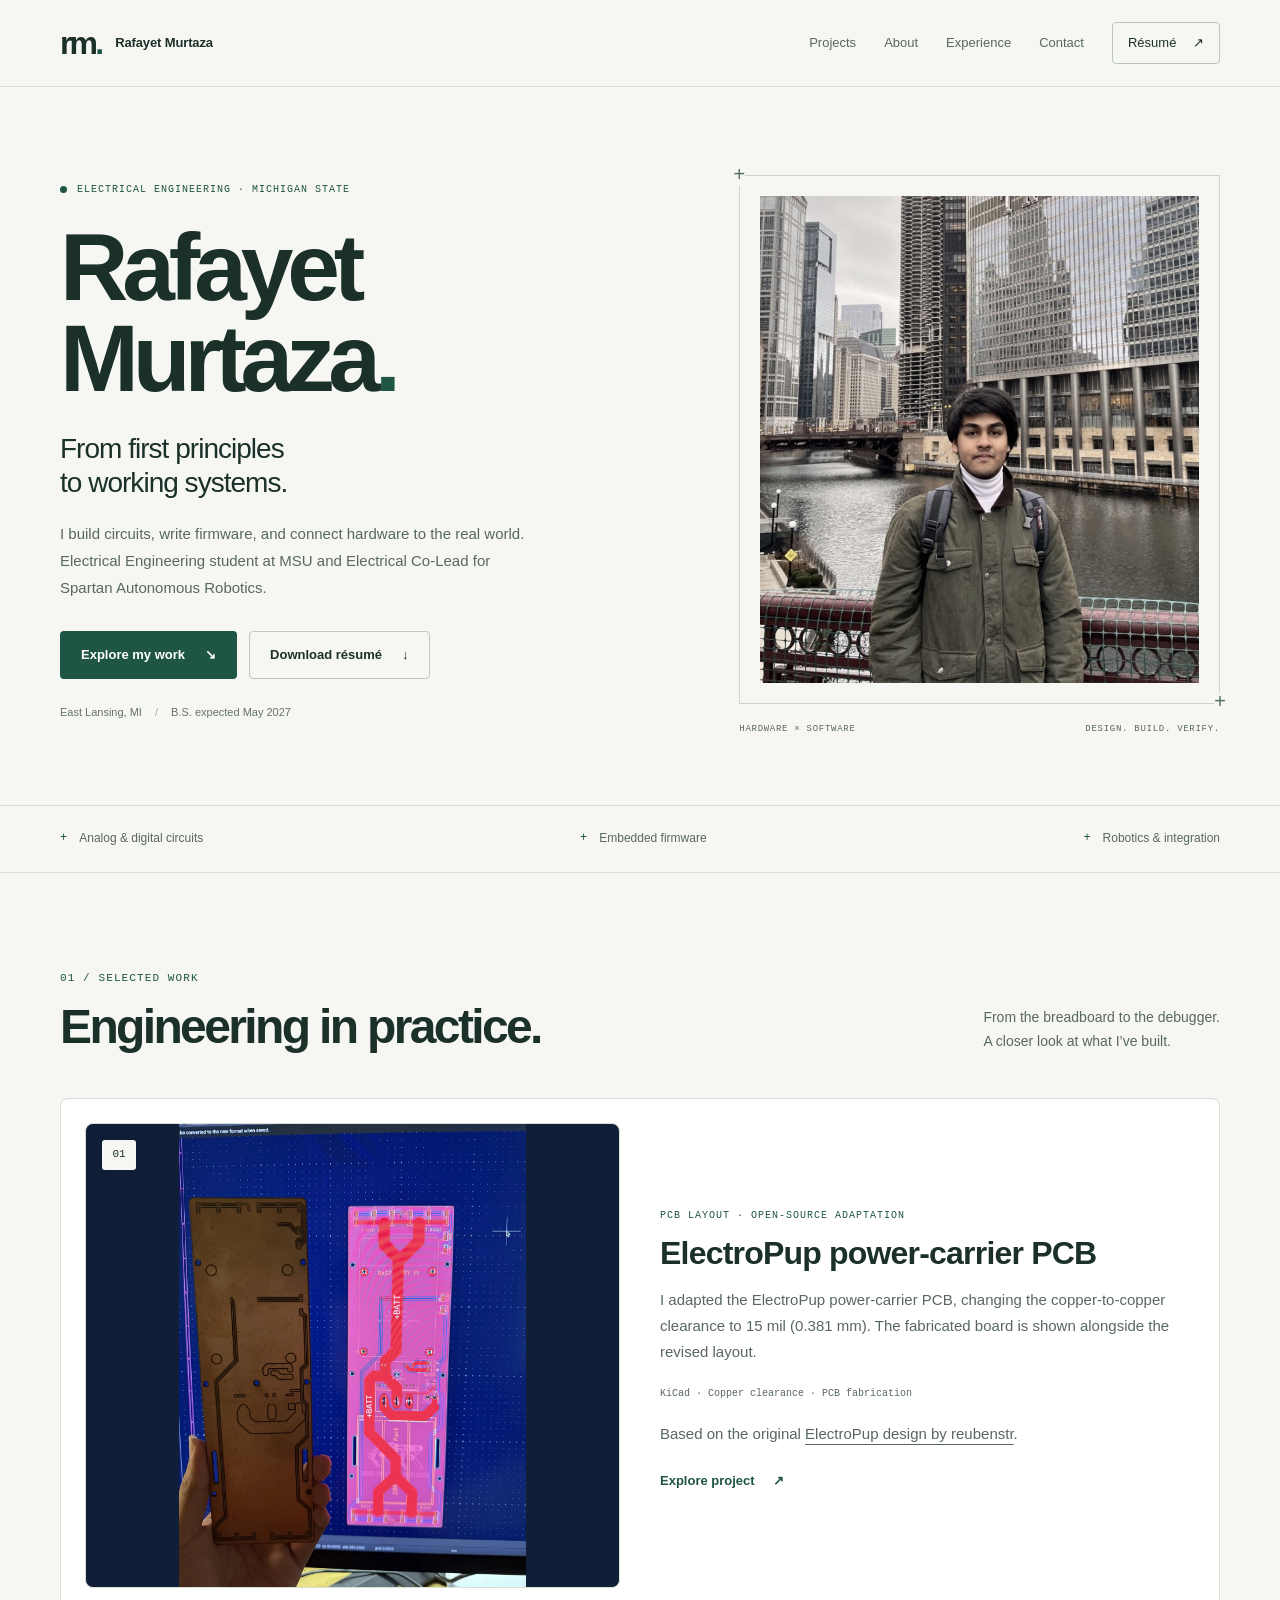
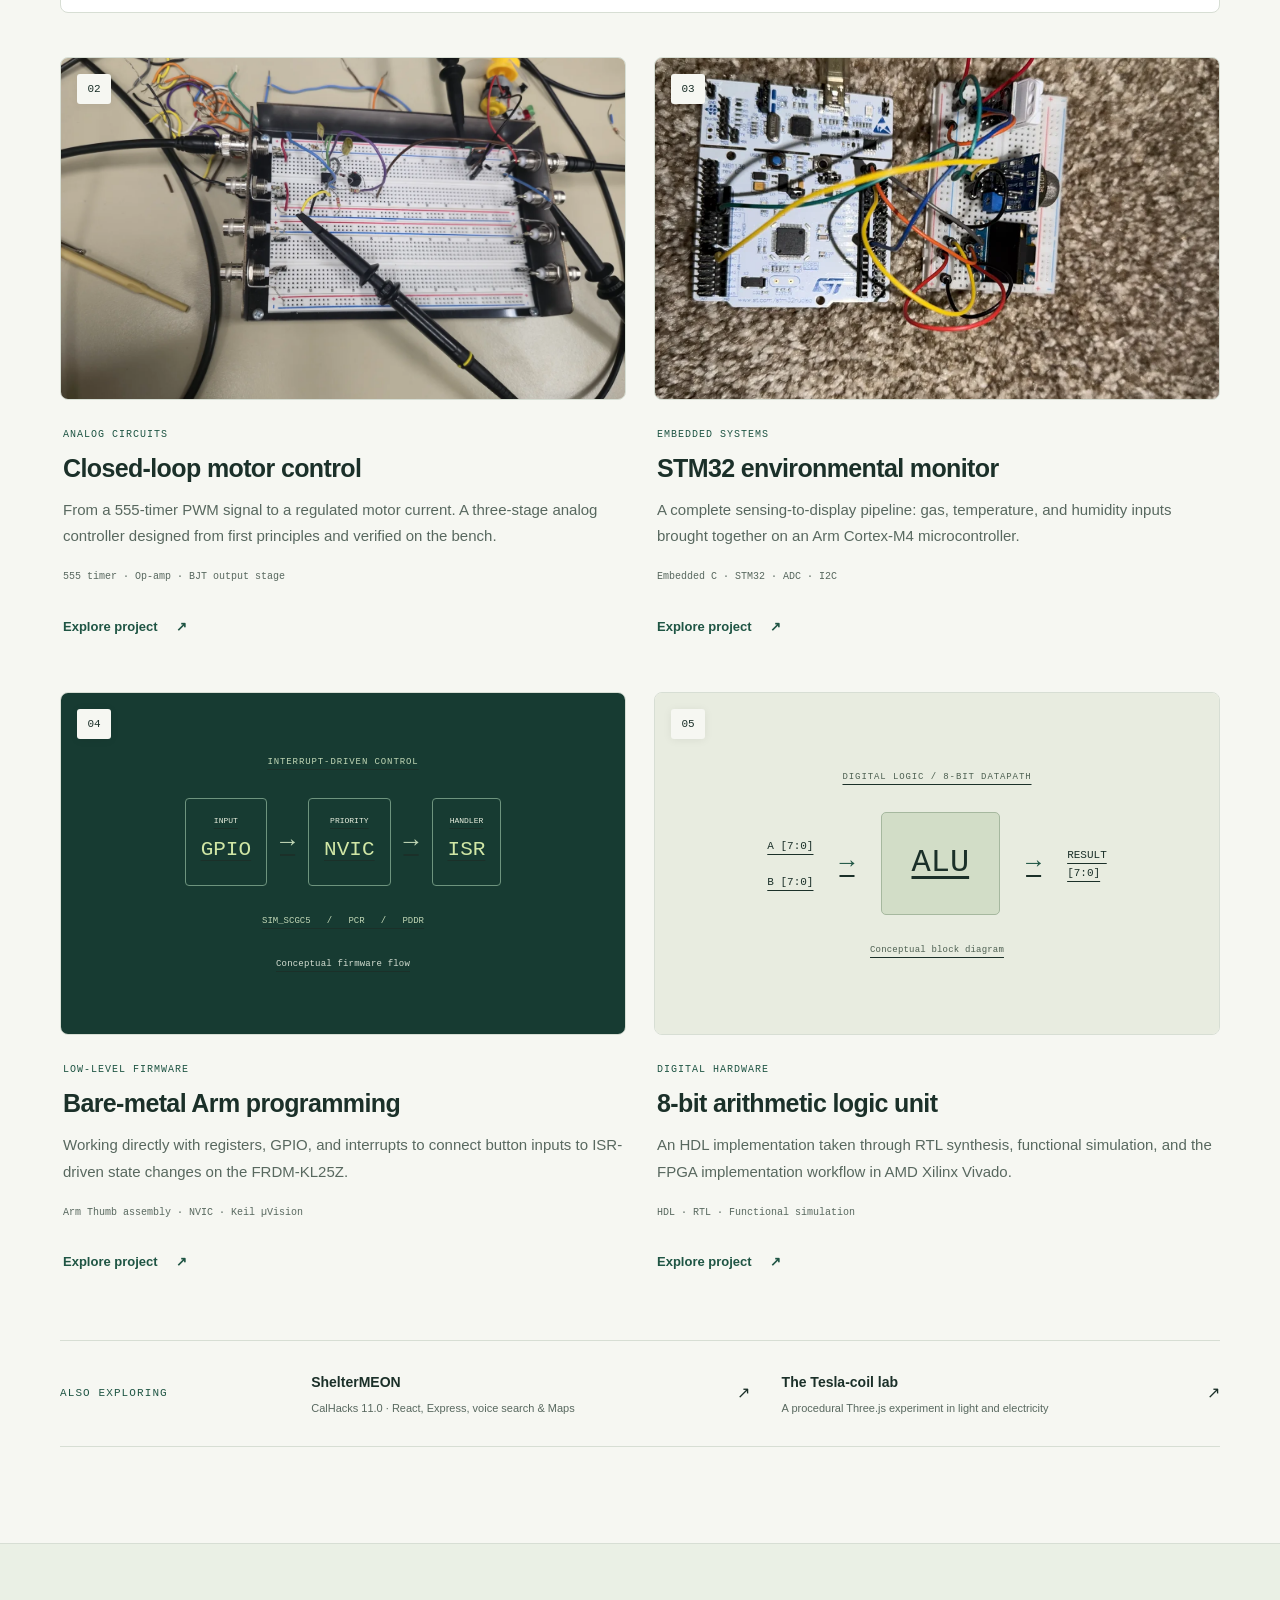
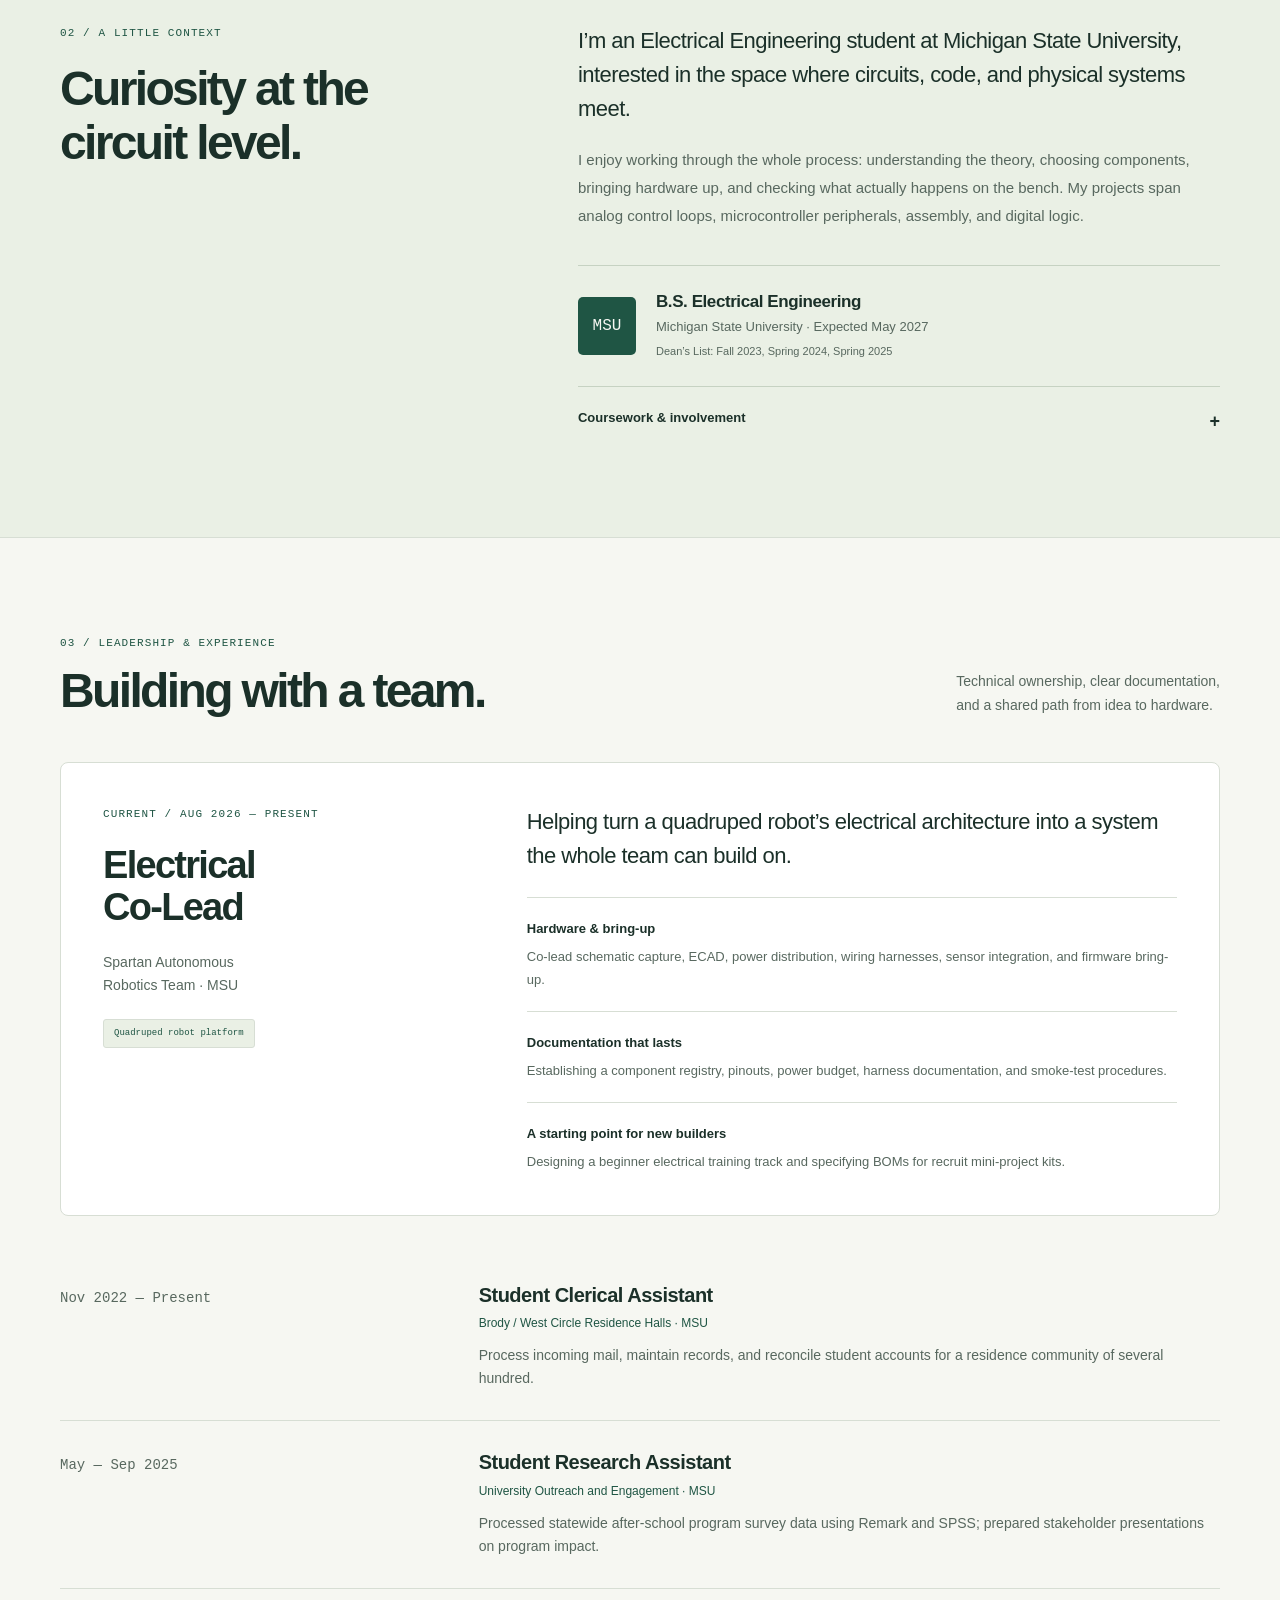
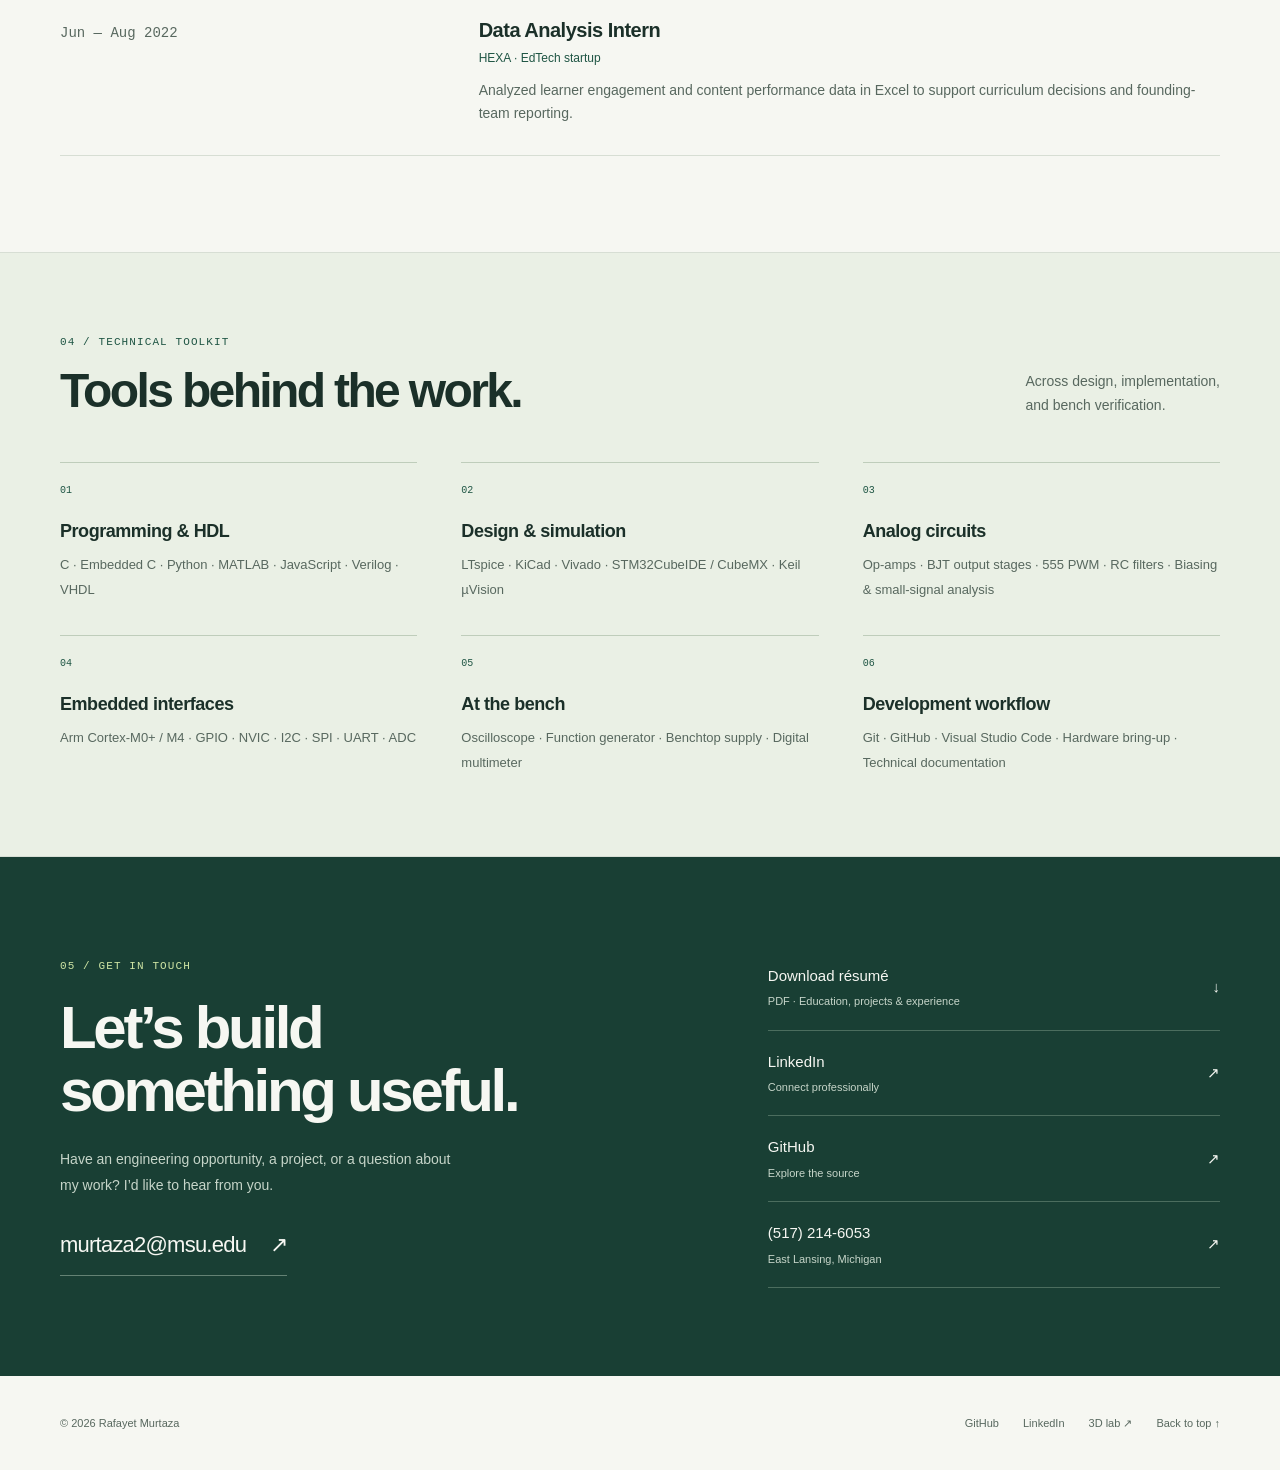
<file: index.html>
<!doctype html>
<html lang="en">
  <head>
    <meta charset="utf-8" />
    <meta name="viewport" content="width=device-width, initial-scale=1" />
    <title>Rafayet Murtaza — Electrical Engineering Portfolio</title>
    <meta
      name="description"
      content="Electrical engineering student at Michigan State University. Explore my work in analog circuits, embedded systems, digital hardware, and robotics."
    />
    <meta name="theme-color" content="#f6f7f2" />
    <link
      rel="canonical"
      href="https://rafayetm0rtaza.github.io/Rafayets_den/"
    />
    <link rel="icon" href="assets/favicon.svg" type="image/svg+xml" />
    <meta property="og:type" content="website" />
    <meta
      property="og:title"
      content="Rafayet Murtaza — Electrical Engineering Portfolio"
    />
    <meta
      property="og:description"
      content="Electrical engineering student at Michigan State University. Explore my work in analog circuits, embedded systems, digital hardware, and robotics."
    />
    <meta
      property="og:url"
      content="https://rafayetm0rtaza.github.io/Rafayets_den/"
    />
    <meta
      property="og:image"
      content="https://rafayetm0rtaza.github.io/Rafayets_den/assets/social-preview.png"
    />
    <meta property="og:image:width" content="1200" />
    <meta property="og:image:height" content="630" />
    <meta
      property="og:image:alt"
      content="Rafayet Murtaza — Electrical engineering, embedded systems, and robotics."
    />
    <meta name="twitter:card" content="summary_large_image" />
    <link rel="stylesheet" href="style.css" />
    <script src="main.js" defer></script>
    <script type="application/ld+json">
      {
        "@context": "https://schema.org",
        "@type": "Person",
        "name": "Rafayet Murtaza",
        "alternateName": "Sardar Rafayet Bin Murtaza",
        "url": "https://rafayetm0rtaza.github.io/Rafayets_den/",
        "image": "https://rafayetm0rtaza.github.io/Rafayets_den/assets/portrait.webp",
        "sameAs": [
          "https://github.com/rafayetm0rtaza",
          "https://www.linkedin.com/in/rafayet-murtaza"
        ],
        "affiliation": {
          "@type": "CollegeOrUniversity",
          "name": "Michigan State University"
        },
        "knowsAbout": [
          "Electrical engineering",
          "Embedded systems",
          "Analog circuits",
          "Robotics"
        ]
      }
    </script>
  </head>
  <body>
    <a class="skip-link" href="#main">Skip to content</a>
    <header class="site-header">
      <div class="container header-inner">
        <a class="wordmark" href="./" aria-label="Rafayet Murtaza, home"
          ><span class="monogram" aria-hidden="true">rm<span>.</span></span
          ><span class="wordmark-name">Rafayet Murtaza</span></a
        >
        <button
          class="menu-toggle"
          type="button"
          aria-expanded="false"
          aria-controls="primary-nav"
          hidden
        >
          Menu <span aria-hidden="true">+</span>
        </button>
        <nav id="primary-nav" aria-label="Main navigation">
          <a href="#projects">Projects</a><a href="#about">About</a
          ><a href="#experience">Experience</a><a href="#contact">Contact</a
          ><a class="nav-resume" href="assets/Rafayet_Murtaza_Resume.pdf"
            >Résumé <span aria-hidden="true">↗</span></a
          >
        </nav>
      </div>
    </header>
    <main id="main">
      <div id="top"></div>
      <section class="hero container" aria-labelledby="hero-title">
        <div class="hero-copy">
          <p class="eyebrow">
            <span class="status-dot"></span> Electrical engineering · Michigan
            State
          </p>
          <h1 id="hero-title">
            Rafayet<br />
            Murtaza<span class="accent">.</span>
          </h1>
          <p class="hero-statement">
            From first principles<br />
            to working systems.
          </p>
          <p class="hero-description">
            I build circuits, write firmware, and connect hardware to the real
            world. Electrical Engineering student at MSU and Electrical Co-Lead
            for Spartan Autonomous Robotics.
          </p>
          <div class="actions">
            <a class="button button-primary" href="#projects"
              >Explore my work <span aria-hidden="true">↘</span></a
            ><a
              class="button button-secondary"
              href="assets/Rafayet_Murtaza_Resume.pdf"
              download
              >Download résumé <span aria-hidden="true">↓</span></a
            >
          </div>
          <p class="hero-location">
            East Lansing, MI <span aria-hidden="true">/</span> B.S. expected May
            2027
          </p>
        </div>
        <figure class="hero-portrait">
          <div class="portrait-frame">
            <img
              src="assets/portrait.webp"
              alt="Rafayet Murtaza beside the Chicago River"
              width="894"
              height="900"
              class=""
              fetchpriority="high"
            /><span class="portrait-cross cross-top" aria-hidden="true">+</span
            ><span class="portrait-cross cross-bottom" aria-hidden="true"
              >+</span
            >
          </div>
          <figcaption>
            <span>HARDWARE × SOFTWARE</span><span>DESIGN. BUILD. VERIFY.</span>
          </figcaption>
        </figure>
      </section>
      <div class="focus-strip">
        <div class="container">
          <span>Analog &amp; digital circuits</span
          ><span>Embedded firmware</span><span>Robotics &amp; integration</span>
        </div>
      </div>
      <section
        class="section container"
        id="projects"
        aria-labelledby="projects-title"
      >
        <div class="section-heading">
          <div>
            <p class="eyebrow">01 / Selected work</p>
            <h2 id="projects-title">Engineering in practice.</h2>
          </div>
          <p>
            From the breadboard to the debugger.<br />
            A closer look at what I’ve built.
          </p>
        </div>
        <div class="project-grid">
          <article class="project-card project-featured">
            <a
              class="project-visual pcb-visual"
              href="projects/electropup-power-carrier.html"
              aria-label="View ElectroPup power-carrier PCB project"
            >
              <img
                src="assets/electropup-power-carrier.webp"
                alt="Fabricated ElectroPup power-carrier PCB held beside its on-screen CAD layout after the 15 mil copper-clearance revision"
                width="1200"
                height="1600"
                loading="lazy"
                decoding="async"
              />
              <span class="project-index" aria-hidden="true">01</span>
            </a>
            <div class="project-copy">
              <p class="eyebrow">PCB layout · Open-source adaptation</p>
              <h3>
                <a href="projects/electropup-power-carrier.html"
                  >ElectroPup power-carrier PCB</a
                >
              </h3>
              <p>
                I adapted the ElectroPup power-carrier PCB, changing the
                copper-to-copper clearance to 15 mil (0.381 mm). The fabricated
                board is shown alongside the revised layout.
              </p>
              <p class="tech">KiCad · Copper clearance · PCB fabrication</p>
              <p class="project-credit">
                Based on the original
                <a href="https://github.com/reubenstr/ElectroPup"
                  >ElectroPup design by reubenstr</a
                >.
              </p>
              <a class="text-link" href="projects/electropup-power-carrier.html"
                >Explore project <span aria-hidden="true">↗</span
                ><span class="sr-only">: ElectroPup power-carrier PCB</span></a
              >
            </div>
          </article>

          <article class="project-card">
            <a
              class="project-visual"
              href="projects/motor-control.html"
              aria-label="View Closed-loop motor control project"
              ><img
                src="assets/motor-control.webp"
                alt="Breadboard motor controller connected to oscilloscope probes and a DC motor"
                width="1400"
                height="1050"
                class=""
                loading="lazy"
                decoding="async"
              /><span class="project-index" aria-hidden="true">02</span></a
            >
            <div class="project-copy">
              <p class="eyebrow">Analog circuits</p>
              <h3>
                <a href="projects/motor-control.html"
                  >Closed-loop motor control</a
                >
              </h3>
              <p>
                From a 555-timer PWM signal to a regulated motor current. A
                three-stage analog controller designed from first principles and
                verified on the bench.
              </p>
              <p class="tech">555 timer · Op-amp · BJT output stage</p>
              <a class="text-link" href="projects/motor-control.html"
                >Explore project <span aria-hidden="true">↗</span
                ><span class="sr-only">: Closed-loop motor control</span></a
              >
            </div>
          </article>
          <article class="project-card">
            <a
              class="project-visual"
              href="projects/stm32-monitor.html"
              aria-label="View STM32 environmental monitor project"
              ><img
                src="assets/stm32-setup.webp"
                alt="STM32 Nucleo board wired to an MQ135, DHT22, and OLED display"
                width="900"
                height="1200"
                class="sensor-photo"
                loading="lazy"
                decoding="async"
              /><span class="project-index" aria-hidden="true">03</span></a
            >
            <div class="project-copy">
              <p class="eyebrow">Embedded systems</p>
              <h3>
                <a href="projects/stm32-monitor.html"
                  >STM32 environmental monitor</a
                >
              </h3>
              <p>
                A complete sensing-to-display pipeline: gas, temperature, and
                humidity inputs brought together on an Arm Cortex-M4
                microcontroller.
              </p>
              <p class="tech">Embedded C · STM32 · ADC · I2C</p>
              <a class="text-link" href="projects/stm32-monitor.html"
                >Explore project <span aria-hidden="true">↗</span
                ><span class="sr-only">: STM32 environmental monitor</span></a
              >
            </div>
          </article>
          <article class="project-card">
            <a
              class="project-visual"
              href="projects/bare-metal-arm.html"
              aria-label="View Bare-metal Arm programming project"
              ><div class="technical-visual" aria-hidden="true">
                <span class="diagram-label">INTERRUPT-DRIVEN CONTROL</span>
                <div class="signal-flow">
                  <span
                    >INPUT<br />
                    <b>GPIO</b></span
                  ><i>→</i
                  ><span
                    >PRIORITY<br />
                    <b>NVIC</b></span
                  ><i>→</i
                  ><span
                    >HANDLER<br />
                    <b>ISR</b></span
                  >
                </div>
                <div class="register-line">
                  SIM_SCGC5 &nbsp; / &nbsp; PCR &nbsp; / &nbsp; PDDR
                </div>
                <span class="diagram-caption">Conceptual firmware flow</span>
              </div>
              <span class="project-index" aria-hidden="true">04</span></a
            >
            <div class="project-copy">
              <p class="eyebrow">Low-level firmware</p>
              <h3>
                <a href="projects/bare-metal-arm.html"
                  >Bare-metal Arm programming</a
                >
              </h3>
              <p>
                Working directly with registers, GPIO, and interrupts to connect
                button inputs to ISR-driven state changes on the FRDM-KL25Z.
              </p>
              <p class="tech">Arm Thumb assembly · NVIC · Keil µVision</p>
              <a class="text-link" href="projects/bare-metal-arm.html"
                >Explore project <span aria-hidden="true">↗</span
                ><span class="sr-only">: Bare-metal Arm programming</span></a
              >
            </div>
          </article>
          <article class="project-card">
            <a
              class="project-visual"
              href="projects/hdl-alu.html"
              aria-label="View 8-bit arithmetic logic unit project"
              ><div class="technical-visual alu-visual" aria-hidden="true">
                <span class="diagram-label"
                  >DIGITAL LOGIC / 8-BIT DATAPATH</span
                >
                <div class="alu-flow">
                  <span
                    >A [7:0]<br />
                    <br />
                    B [7:0]</span
                  ><i>→</i><b>ALU</b><i>→</i
                  ><span
                    >RESULT<br />
                    [7:0]</span
                  >
                </div>
                <span class="diagram-caption">Conceptual block diagram</span>
              </div>
              <span class="project-index" aria-hidden="true">05</span></a
            >
            <div class="project-copy">
              <p class="eyebrow">Digital hardware</p>
              <h3>
                <a href="projects/hdl-alu.html">8-bit arithmetic logic unit</a>
              </h3>
              <p>
                An HDL implementation taken through RTL synthesis, functional
                simulation, and the FPGA implementation workflow in AMD Xilinx
                Vivado.
              </p>
              <p class="tech">HDL · RTL · Functional simulation</p>
              <a class="text-link" href="projects/hdl-alu.html"
                >Explore project <span aria-hidden="true">↗</span
                ><span class="sr-only">: 8-bit arithmetic logic unit</span></a
              >
            </div>
          </article>
        </div>
        <div class="more-work">
          <p class="eyebrow">Also exploring</p>
          <a href="https://github.com/MeryemGurbanova/calhacks11"
            ><span
              ><strong>ShelterMEON</strong
              ><small
                >CalHacks 11.0 · React, Express, voice search &amp; Maps</small
              ></span
            ><span aria-hidden="true">↗</span></a
          ><a href="lab/"
            ><span
              ><strong>The Tesla-coil lab</strong
              ><small
                >A procedural Three.js experiment in light and
                electricity</small
              ></span
            ><span aria-hidden="true">↗</span></a
          >
        </div>
      </section>
      <section class="about-section" id="about" aria-labelledby="about-title">
        <div class="container about-grid">
          <div>
            <p class="eyebrow">02 / A little context</p>
            <h2 id="about-title">
              Curiosity at the<br />
              circuit level.
            </h2>
          </div>
          <div class="about-copy">
            <p class="large-copy">
              I’m an Electrical Engineering student at Michigan State
              University, interested in the space where circuits, code, and
              physical systems meet.
            </p>
            <p>
              I enjoy working through the whole process: understanding the
              theory, choosing components, bringing hardware up, and checking
              what actually happens on the bench. My projects span analog
              control loops, microcontroller peripherals, assembly, and digital
              logic.
            </p>
            <div class="education">
              <span class="education-mark" aria-hidden="true">MSU</span>
              <div>
                <h3>B.S. Electrical Engineering</h3>
                <p>Michigan State University · Expected May 2027</p>
                <p class="small">
                  Dean’s List: Fall 2023, Spring 2024, Spring 2025
                </p>
              </div>
            </div>
            <details>
              <summary>
                Coursework &amp; involvement <span aria-hidden="true">+</span>
              </summary>
              <div class="details-content">
                <p>
                  Electronic circuits, devices, control systems,
                  microprocessors, signal processing, and electromagnetics. Fall
                  2026 coursework includes microelectronic fabrication, energy
                  conversion and power electronics, and computer aided
                  manufacturing.
                </p>
                <p>
                  IEEE Student Branch member · Duke of Edinburgh’s Award (Bronze
                  &amp; Silver) · Regional Mathematics Olympiad Award ·
                  Volunteer educator.
                </p>
              </div>
            </details>
          </div>
        </div>
      </section>
      <section
        class="section container"
        id="experience"
        aria-labelledby="experience-title"
      >
        <div class="section-heading">
          <div>
            <p class="eyebrow">03 / Leadership &amp; experience</p>
            <h2 id="experience-title">Building with a team.</h2>
          </div>
          <p>
            Technical ownership, clear documentation,<br />
            and a shared path from idea to hardware.
          </p>
        </div>
        <article class="leadership">
          <div class="leadership-title">
            <p class="eyebrow">Current / Aug 2026 — Present</p>
            <h3>
              Electrical<br />
              Co-Lead
            </h3>
            <p>
              Spartan Autonomous<br />
              Robotics Team · MSU
            </p>
            <span class="role-tag">Quadruped robot platform</span>
          </div>
          <div class="leadership-body">
            <p class="large-copy">
              Helping turn a quadruped robot’s electrical architecture into a
              system the whole team can build on.
            </p>
            <ul class="contribution-list">
              <li>
                <strong>Hardware &amp; bring-up</strong
                ><span
                  >Co-lead schematic capture, ECAD, power distribution, wiring
                  harnesses, sensor integration, and firmware bring-up.</span
                >
              </li>
              <li>
                <strong>Documentation that lasts</strong
                ><span
                  >Establishing a component registry, pinouts, power budget,
                  harness documentation, and smoke-test procedures.</span
                >
              </li>
              <li>
                <strong>A starting point for new builders</strong
                ><span
                  >Designing a beginner electrical training track and specifying
                  BOMs for recruit mini-project kits.</span
                >
              </li>
            </ul>
          </div>
        </article>
        <div class="timeline">
          <article>
            <p class="timeline-date">Nov 2022 — Present</p>
            <div>
              <h3>Student Clerical Assistant</h3>
              <p class="organization">
                Brody / West Circle Residence Halls · MSU
              </p>
              <p>
                Process incoming mail, maintain records, and reconcile student
                accounts for a residence community of several hundred.
              </p>
            </div>
          </article>
          <article>
            <p class="timeline-date">May — Sep 2025</p>
            <div>
              <h3>Student Research Assistant</h3>
              <p class="organization">
                University Outreach and Engagement · MSU
              </p>
              <p>
                Processed statewide after-school program survey data using
                Remark and SPSS; prepared stakeholder presentations on program
                impact.
              </p>
            </div>
          </article>
          <article>
            <p class="timeline-date">Jun — Aug 2022</p>
            <div>
              <h3>Data Analysis Intern</h3>
              <p class="organization">HEXA · EdTech startup</p>
              <p>
                Analyzed learner engagement and content performance data in
                Excel to support curriculum decisions and founding-team
                reporting.
              </p>
            </div>
          </article>
        </div>
      </section>
      <section
        class="skills-section"
        id="skills"
        aria-labelledby="skills-title"
      >
        <div class="container">
          <div class="section-heading">
            <div>
              <p class="eyebrow">04 / Technical toolkit</p>
              <h2 id="skills-title">Tools behind the work.</h2>
            </div>
            <p>
              Across design, implementation,<br />
              and bench verification.
            </p>
          </div>
          <div class="skills-grid">
            <div class="skill">
              <span class="skill-number">01</span>
              <h3>Programming & HDL</h3>
              <p>
                C · Embedded C · Python · MATLAB · JavaScript · Verilog · VHDL
              </p>
            </div>
            <div class="skill">
              <span class="skill-number">02</span>
              <h3>Design & simulation</h3>
              <p>
                LTspice · KiCad · Vivado · STM32CubeIDE / CubeMX · Keil µVision
              </p>
            </div>
            <div class="skill">
              <span class="skill-number">03</span>
              <h3>Analog circuits</h3>
              <p>
                Op-amps · BJT output stages · 555 PWM · RC filters · Biasing &
                small-signal analysis
              </p>
            </div>
            <div class="skill">
              <span class="skill-number">04</span>
              <h3>Embedded interfaces</h3>
              <p>Arm Cortex-M0+ / M4 · GPIO · NVIC · I2C · SPI · UART · ADC</p>
            </div>
            <div class="skill">
              <span class="skill-number">05</span>
              <h3>At the bench</h3>
              <p>
                Oscilloscope · Function generator · Benchtop supply · Digital
                multimeter
              </p>
            </div>
            <div class="skill">
              <span class="skill-number">06</span>
              <h3>Development workflow</h3>
              <p>
                Git · GitHub · Visual Studio Code · Hardware bring-up ·
                Technical documentation
              </p>
            </div>
          </div>
        </div>
      </section>
      <section
        class="contact-section"
        id="contact"
        aria-labelledby="contact-title"
      >
        <div class="container contact-grid">
          <div>
            <p class="eyebrow">05 / Get in touch</p>
            <h2 id="contact-title">
              Let’s build<br />
              something useful.
            </h2>
            <p>
              Have an engineering opportunity, a project, or a question about my
              work? I’d like to hear from you.
            </p>
            <a class="contact-email" href="mailto:murtaza2@msu.edu"
              >murtaza2@msu.edu <span aria-hidden="true">↗</span></a
            >
          </div>
          <div class="contact-links">
            <a href="assets/Rafayet_Murtaza_Resume.pdf" download
              ><span
                >Download résumé<small
                  >PDF · Education, projects &amp; experience</small
                ></span
              ><span aria-hidden="true">↓</span></a
            ><a href="https://www.linkedin.com/in/rafayet-murtaza"
              ><span>LinkedIn<small>Connect professionally</small></span
              ><span aria-hidden="true">↗</span></a
            ><a href="https://github.com/rafayetm0rtaza"
              ><span>GitHub<small>Explore the source</small></span
              ><span aria-hidden="true">↗</span></a
            ><a href="tel:+15172146053"
              ><span>(517) 214-6053<small>East Lansing, Michigan</small></span
              ><span aria-hidden="true">↗</span></a
            >
          </div>
        </div>
      </section>
    </main>
    <footer class="site-footer container">
      <p>© <span data-year>2026</span> Rafayet Murtaza</p>
      <div>
        <a href="https://github.com/rafayetm0rtaza">GitHub</a
        ><a href="https://www.linkedin.com/in/rafayet-murtaza">LinkedIn</a
        ><a href="lab/">3D lab <span aria-hidden="true">↗</span></a
        ><a href="#top">Back to top ↑</a>
      </div>
    </footer>
  </body>
</html>
</file>
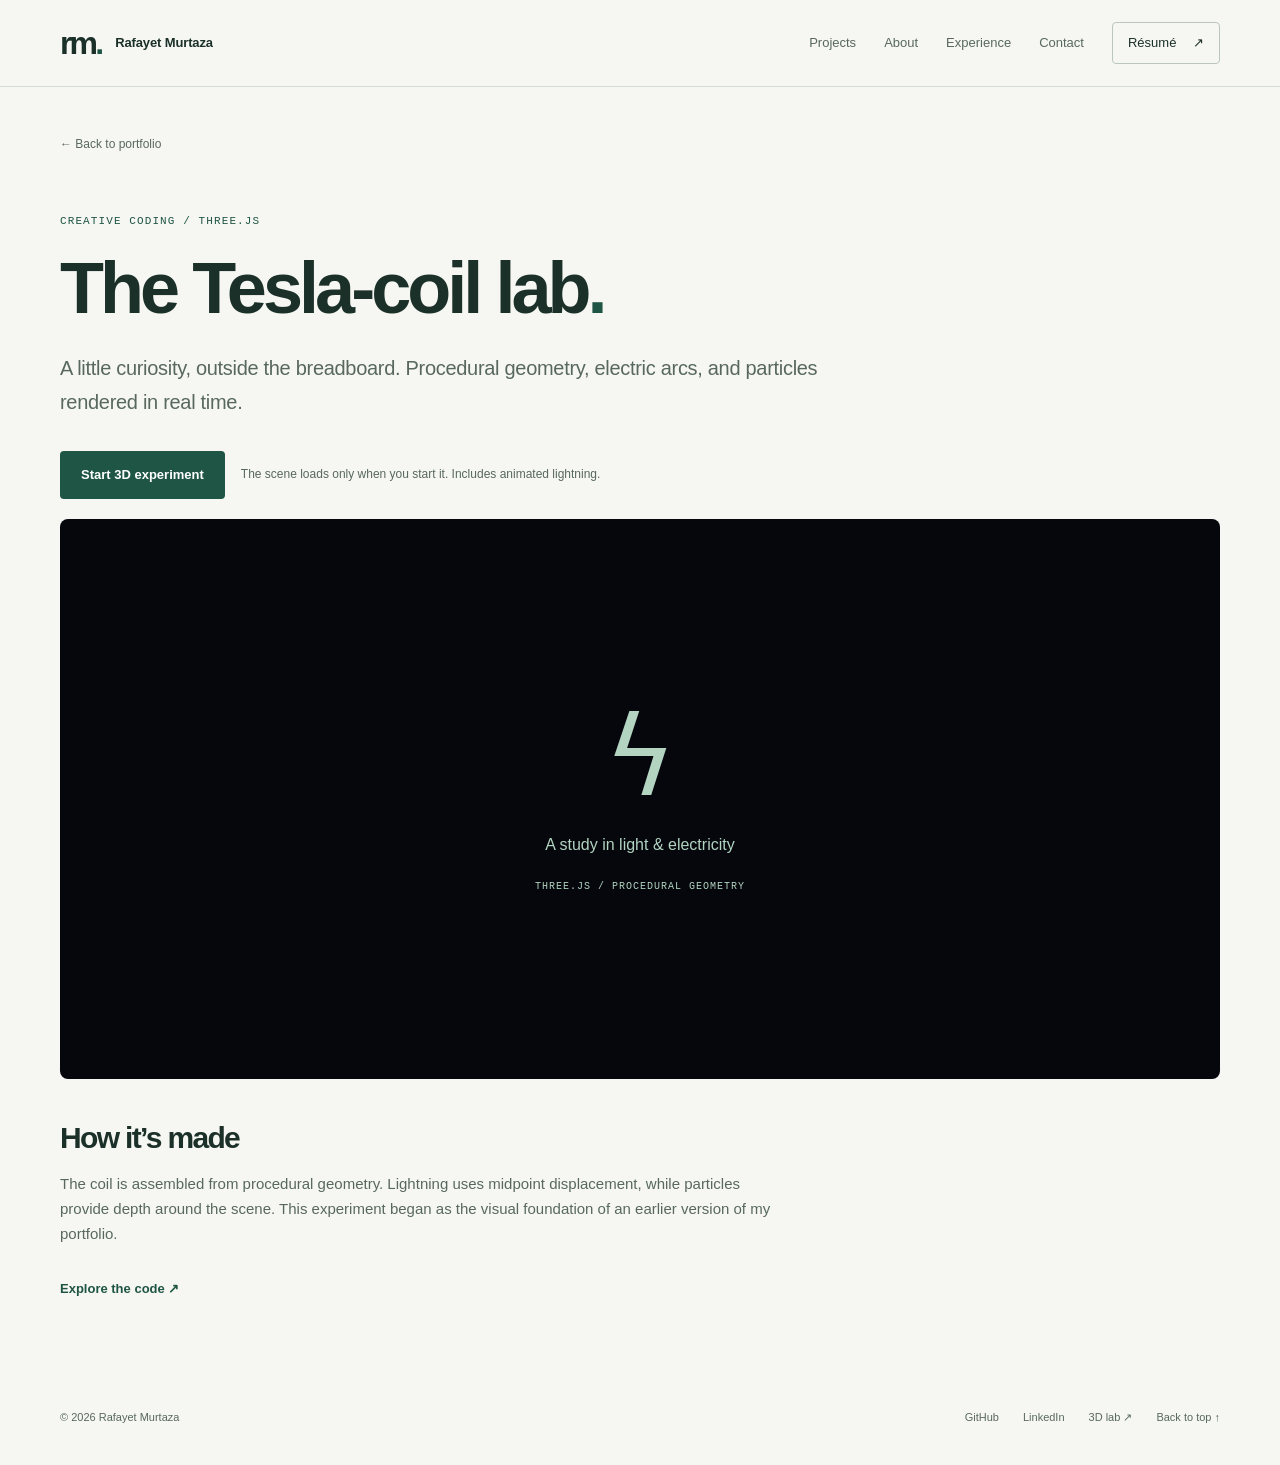
<file: lab/index.html>
<!doctype html>
<html lang="en">
  <head>
    <meta charset="utf-8" />
    <meta name="viewport" content="width=device-width, initial-scale=1" />
    <title>Tesla-coil lab — Rafayet Murtaza</title>
    <meta
      name="description"
      content="An optional Three.js experiment with a procedural Tesla coil, lightning, and particles."
    />
    <meta name="theme-color" content="#f6f7f2" />
    <link
      rel="canonical"
      href="https://rafayetm0rtaza.github.io/Rafayets_den/lab/"
    />
    <link rel="icon" href="../assets/favicon.svg" type="image/svg+xml" />
    <meta property="og:type" content="website" />
    <meta property="og:title" content="Tesla-coil lab — Rafayet Murtaza" />
    <meta
      property="og:description"
      content="An optional Three.js experiment with a procedural Tesla coil, lightning, and particles."
    />
    <meta
      property="og:url"
      content="https://rafayetm0rtaza.github.io/Rafayets_den/lab/"
    />
    <meta
      property="og:image"
      content="https://rafayetm0rtaza.github.io/Rafayets_den/assets/social-preview.png"
    />
    <meta property="og:image:width" content="1200" />
    <meta property="og:image:height" content="630" />
    <meta
      property="og:image:alt"
      content="Rafayet Murtaza — Electrical engineering, embedded systems, and robotics."
    />
    <meta name="twitter:card" content="summary_large_image" />
    <link rel="stylesheet" href="../style.css" />
    <script src="../main.js" defer></script>
  </head>
  <body>
    <a class="skip-link" href="#main">Skip to content</a>
    <header class="site-header">
      <div class="container header-inner">
        <a class="wordmark" href="../" aria-label="Rafayet Murtaza, home"
          ><span class="monogram" aria-hidden="true">rm<span>.</span></span
          ><span class="wordmark-name">Rafayet Murtaza</span></a
        >
        <button
          class="menu-toggle"
          type="button"
          aria-expanded="false"
          aria-controls="primary-nav"
          hidden
        >
          Menu <span aria-hidden="true">+</span>
        </button>
        <nav id="primary-nav" aria-label="Main navigation">
          <a href="../index.html#projects">Projects</a
          ><a href="../index.html#about">About</a
          ><a href="../index.html#experience">Experience</a
          ><a href="../index.html#contact">Contact</a
          ><a class="nav-resume" href="../assets/Rafayet_Murtaza_Resume.pdf"
            >Résumé <span aria-hidden="true">↗</span></a
          >
        </nav>
      </div>
    </header>
    <main id="main" class="lab-page container">
      <div id="top"></div>
      <a class="back-link" href="../index.html#projects">← Back to portfolio</a>
      <p class="eyebrow">Creative coding / Three.js</p>
      <h1>The Tesla-coil lab<span class="accent">.</span></h1>
      <p class="project-intro">
        A little curiosity, outside the breadboard. Procedural geometry,
        electric arcs, and particles rendered in real time.
      </p>
      <div class="lab-toolbar">
        <button
          class="button button-primary"
          id="start-lab"
          type="button"
          hidden
        >
          Start 3D experiment</button
        ><button
          class="button button-secondary"
          id="pause-lab"
          type="button"
          hidden
        >
          Pause animation
        </button>
        <p id="lab-status" role="status">
          The scene loads only when you start it. Includes animated lightning.
        </p>
      </div>
      <noscript
        ><p>
          JavaScript is needed for this optional experiment. All portfolio
          content is available without it.
        </p></noscript
      >
      <div class="lab-stage" id="lab-stage">
        <canvas
          id="lab-canvas"
          aria-label="Procedural Tesla coil visualization"
        ></canvas>
        <div class="lab-placeholder" id="lab-placeholder">
          <span aria-hidden="true">ϟ</span>
          <p>A study in light &amp; electricity</p>
          <small>THREE.JS / PROCEDURAL GEOMETRY</small>
        </div>
      </div>
      <div class="lab-description">
        <h2>How it’s made</h2>
        <p>
          The coil is assembled from procedural geometry. Lightning uses
          midpoint displacement, while particles provide depth around the scene.
          This experiment began as the visual foundation of an earlier version
          of my portfolio.
        </p>
        <a
          class="text-link"
          href="https://github.com/rafayetm0rtaza/Rafayets_den/tree/main/lab"
          >Explore the code ↗</a
        >
      </div>
    </main>
    <script type="importmap">
      {
        "imports": {
          "three": "https://cdn.jsdelivr.net/npm/three@0.160.0/build/three.module.js"
        }
      }
    </script>
    <script src="lab.js" defer></script>
    <footer class="site-footer container">
      <p>© <span data-year>2026</span> Rafayet Murtaza</p>
      <div>
        <a href="https://github.com/rafayetm0rtaza">GitHub</a
        ><a href="https://www.linkedin.com/in/rafayet-murtaza">LinkedIn</a
        ><a href="../lab/">3D lab <span aria-hidden="true">↗</span></a
        ><a href="#top">Back to top ↑</a>
      </div>
    </footer>
  </body>
</html>
</file>
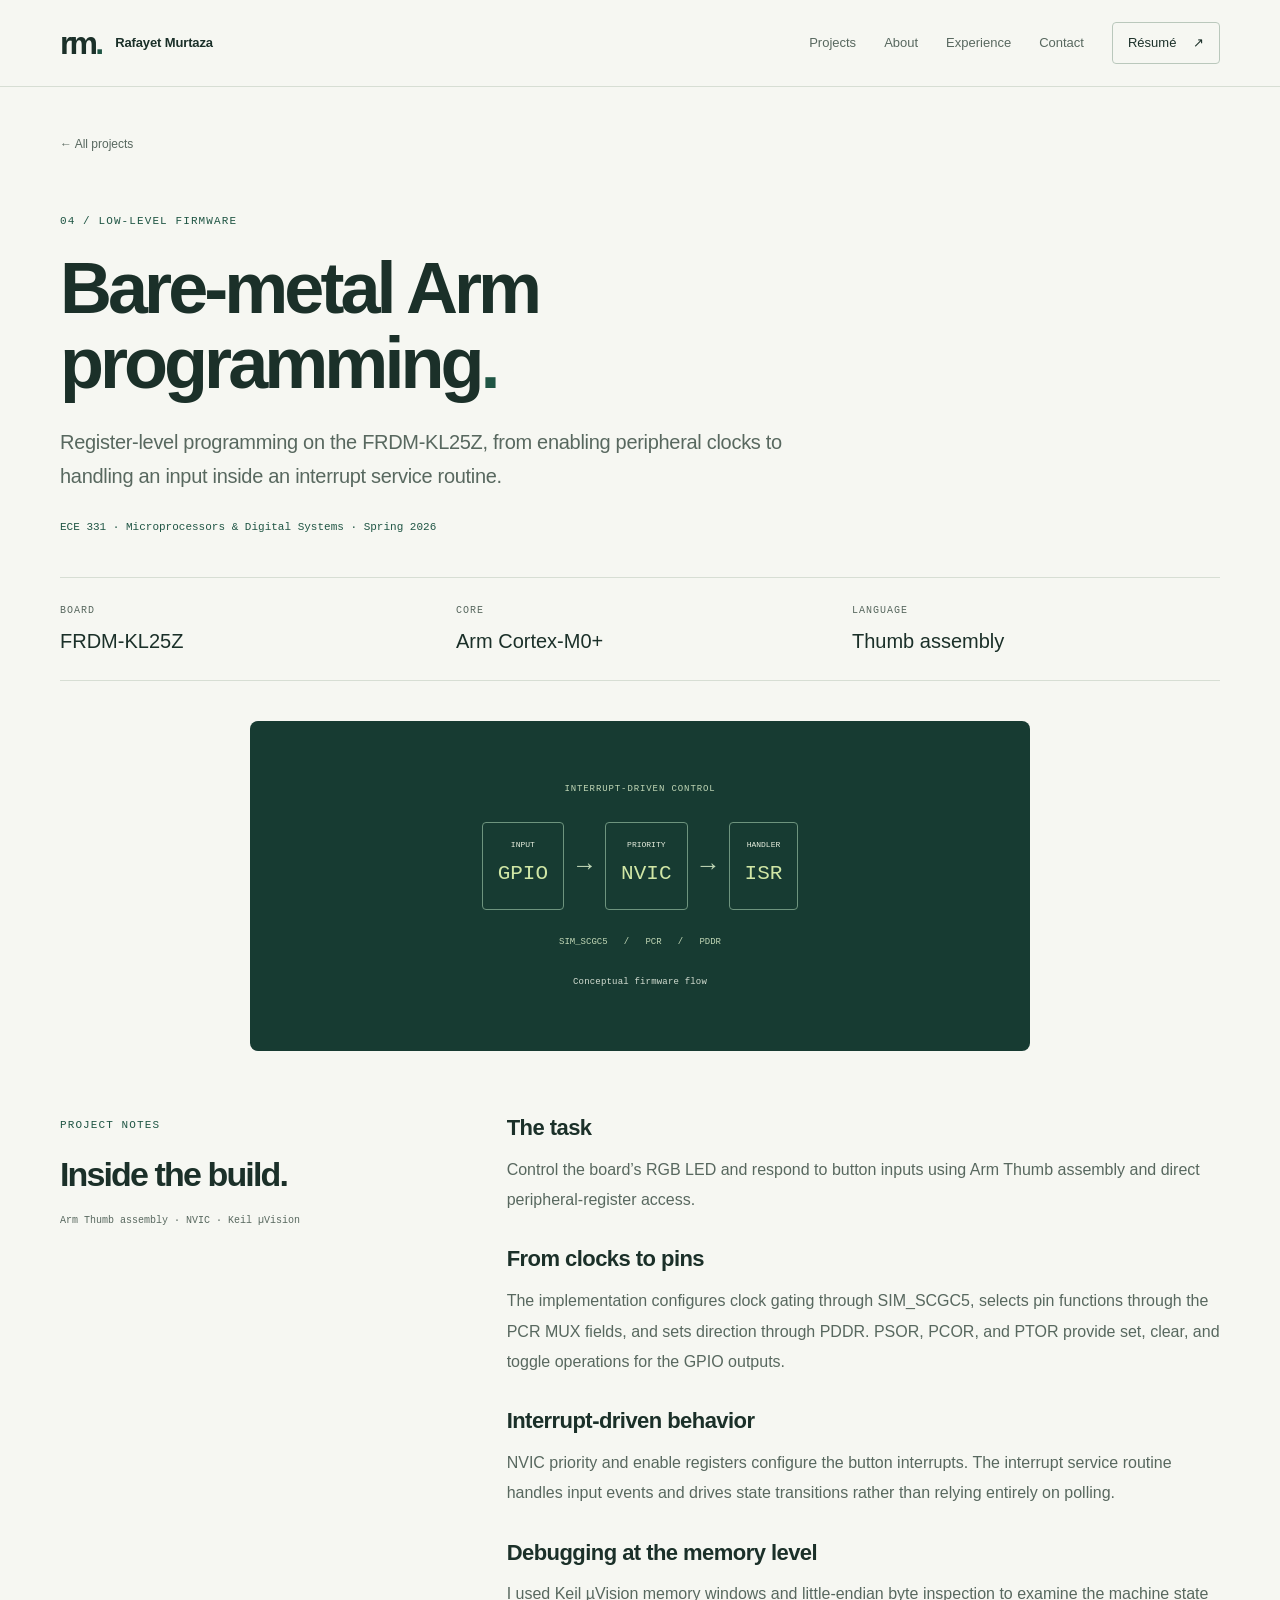
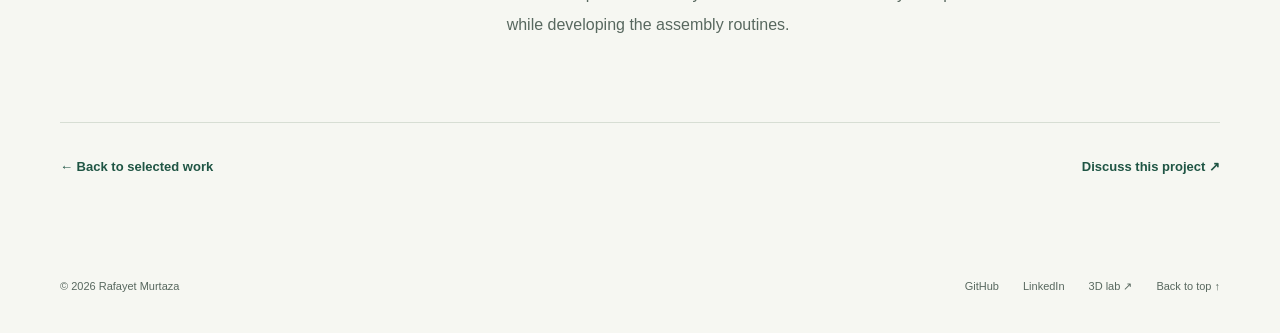
<file: projects/bare-metal-arm.html>
<!doctype html>
<html lang="en">
  <head>
    <meta charset="utf-8" />
    <meta name="viewport" content="width=device-width, initial-scale=1" />
    <title>Bare-metal Arm programming — Rafayet Murtaza</title>
    <meta
      name="description"
      content="Working directly with registers, GPIO, and interrupts to connect button inputs to ISR-driven state changes on the FRDM-KL25Z."
    />
    <meta name="theme-color" content="#f6f7f2" />
    <link
      rel="canonical"
      href="https://rafayetm0rtaza.github.io/Rafayets_den/projects/bare-metal-arm.html"
    />
    <link rel="icon" href="../assets/favicon.svg" type="image/svg+xml" />
    <meta property="og:type" content="website" />
    <meta
      property="og:title"
      content="Bare-metal Arm programming — Rafayet Murtaza"
    />
    <meta
      property="og:description"
      content="Working directly with registers, GPIO, and interrupts to connect button inputs to ISR-driven state changes on the FRDM-KL25Z."
    />
    <meta
      property="og:url"
      content="https://rafayetm0rtaza.github.io/Rafayets_den/projects/bare-metal-arm.html"
    />
    <meta
      property="og:image"
      content="https://rafayetm0rtaza.github.io/Rafayets_den/assets/social-preview.png"
    />
    <meta property="og:image:width" content="1200" />
    <meta property="og:image:height" content="630" />
    <meta
      property="og:image:alt"
      content="Rafayet Murtaza — Electrical engineering, embedded systems, and robotics."
    />
    <meta name="twitter:card" content="summary_large_image" />
    <link rel="stylesheet" href="../style.css" />
    <script src="../main.js" defer></script>
  </head>
  <body>
    <a class="skip-link" href="#main">Skip to content</a>
    <header class="site-header">
      <div class="container header-inner">
        <a class="wordmark" href="../" aria-label="Rafayet Murtaza, home"
          ><span class="monogram" aria-hidden="true">rm<span>.</span></span
          ><span class="wordmark-name">Rafayet Murtaza</span></a
        >
        <button
          class="menu-toggle"
          type="button"
          aria-expanded="false"
          aria-controls="primary-nav"
          hidden
        >
          Menu <span aria-hidden="true">+</span>
        </button>
        <nav id="primary-nav" aria-label="Main navigation">
          <a href="../index.html#projects">Projects</a
          ><a href="../index.html#about">About</a
          ><a href="../index.html#experience">Experience</a
          ><a href="../index.html#contact">Contact</a
          ><a class="nav-resume" href="../assets/Rafayet_Murtaza_Resume.pdf"
            >Résumé <span aria-hidden="true">↗</span></a
          >
        </nav>
      </div>
    </header>
    <main id="main" class="project-page container">
      <div id="top"></div>
      <a class="back-link" href="../index.html#projects">← All projects</a>
      <div class="project-page-heading">
        <p class="eyebrow">04 / Low-level firmware</p>
        <h1>Bare-metal Arm programming<span class="accent">.</span></h1>
        <p class="project-intro">
          Register-level programming on the FRDM-KL25Z, from enabling peripheral
          clocks to handling an input inside an interrupt service routine.
        </p>
        <p class="project-context">
          ECE 331 · Microprocessors & Digital Systems · Spring 2026
        </p>
      </div>
      <dl class="project-facts">
        <div>
          <dt>Board</dt>
          <dd>FRDM-KL25Z</dd>
        </div>
        <div>
          <dt>Core</dt>
          <dd>Arm Cortex-M0+</dd>
        </div>
        <div>
          <dt>Language</dt>
          <dd>Thumb assembly</dd>
        </div>
      </dl>
      <div class="project-diagram">
        <div class="technical-visual" aria-hidden="true">
          <span class="diagram-label">INTERRUPT-DRIVEN CONTROL</span>
          <div class="signal-flow">
            <span
              >INPUT<br />
              <b>GPIO</b></span
            ><i>→</i
            ><span
              >PRIORITY<br />
              <b>NVIC</b></span
            ><i>→</i
            ><span
              >HANDLER<br />
              <b>ISR</b></span
            >
          </div>
          <div class="register-line">
            SIM_SCGC5 &nbsp; / &nbsp; PCR &nbsp; / &nbsp; PDDR
          </div>
          <span class="diagram-caption">Conceptual firmware flow</span>
        </div>
      </div>
      <div class="project-narrative">
        <aside>
          <p class="eyebrow">Project notes</p>
          <h2>Inside the build.</h2>
          <p class="tech">Arm Thumb assembly · NVIC · Keil µVision</p>
        </aside>
        <div class="project-prose">
          <section>
            <h3>The task</h3>
            <p>
              Control the board’s RGB LED and respond to button inputs using Arm
              Thumb assembly and direct peripheral-register access.
            </p>
          </section>
          <section>
            <h3>From clocks to pins</h3>
            <p>
              The implementation configures clock gating through SIM_SCGC5,
              selects pin functions through the PCR MUX fields, and sets
              direction through PDDR. PSOR, PCOR, and PTOR provide set, clear,
              and toggle operations for the GPIO outputs.
            </p>
          </section>
          <section>
            <h3>Interrupt-driven behavior</h3>
            <p>
              NVIC priority and enable registers configure the button
              interrupts. The interrupt service routine handles input events and
              drives state transitions rather than relying entirely on polling.
            </p>
          </section>
          <section>
            <h3>Debugging at the memory level</h3>
            <p>
              I used Keil µVision memory windows and little-endian byte
              inspection to examine the machine state while developing the
              assembly routines.
            </p>
          </section>
        </div>
      </div>
      <div class="project-end">
        <a class="text-link" href="../index.html#projects"
          >← Back to selected work</a
        ><a class="text-link" href="mailto:murtaza2@msu.edu"
          >Discuss this project ↗</a
        >
      </div>
    </main>
    <footer class="site-footer container">
      <p>© <span data-year>2026</span> Rafayet Murtaza</p>
      <div>
        <a href="https://github.com/rafayetm0rtaza">GitHub</a
        ><a href="https://www.linkedin.com/in/rafayet-murtaza">LinkedIn</a
        ><a href="../lab/">3D lab <span aria-hidden="true">↗</span></a
        ><a href="#top">Back to top ↑</a>
      </div>
    </footer>
  </body>
</html>
</file>
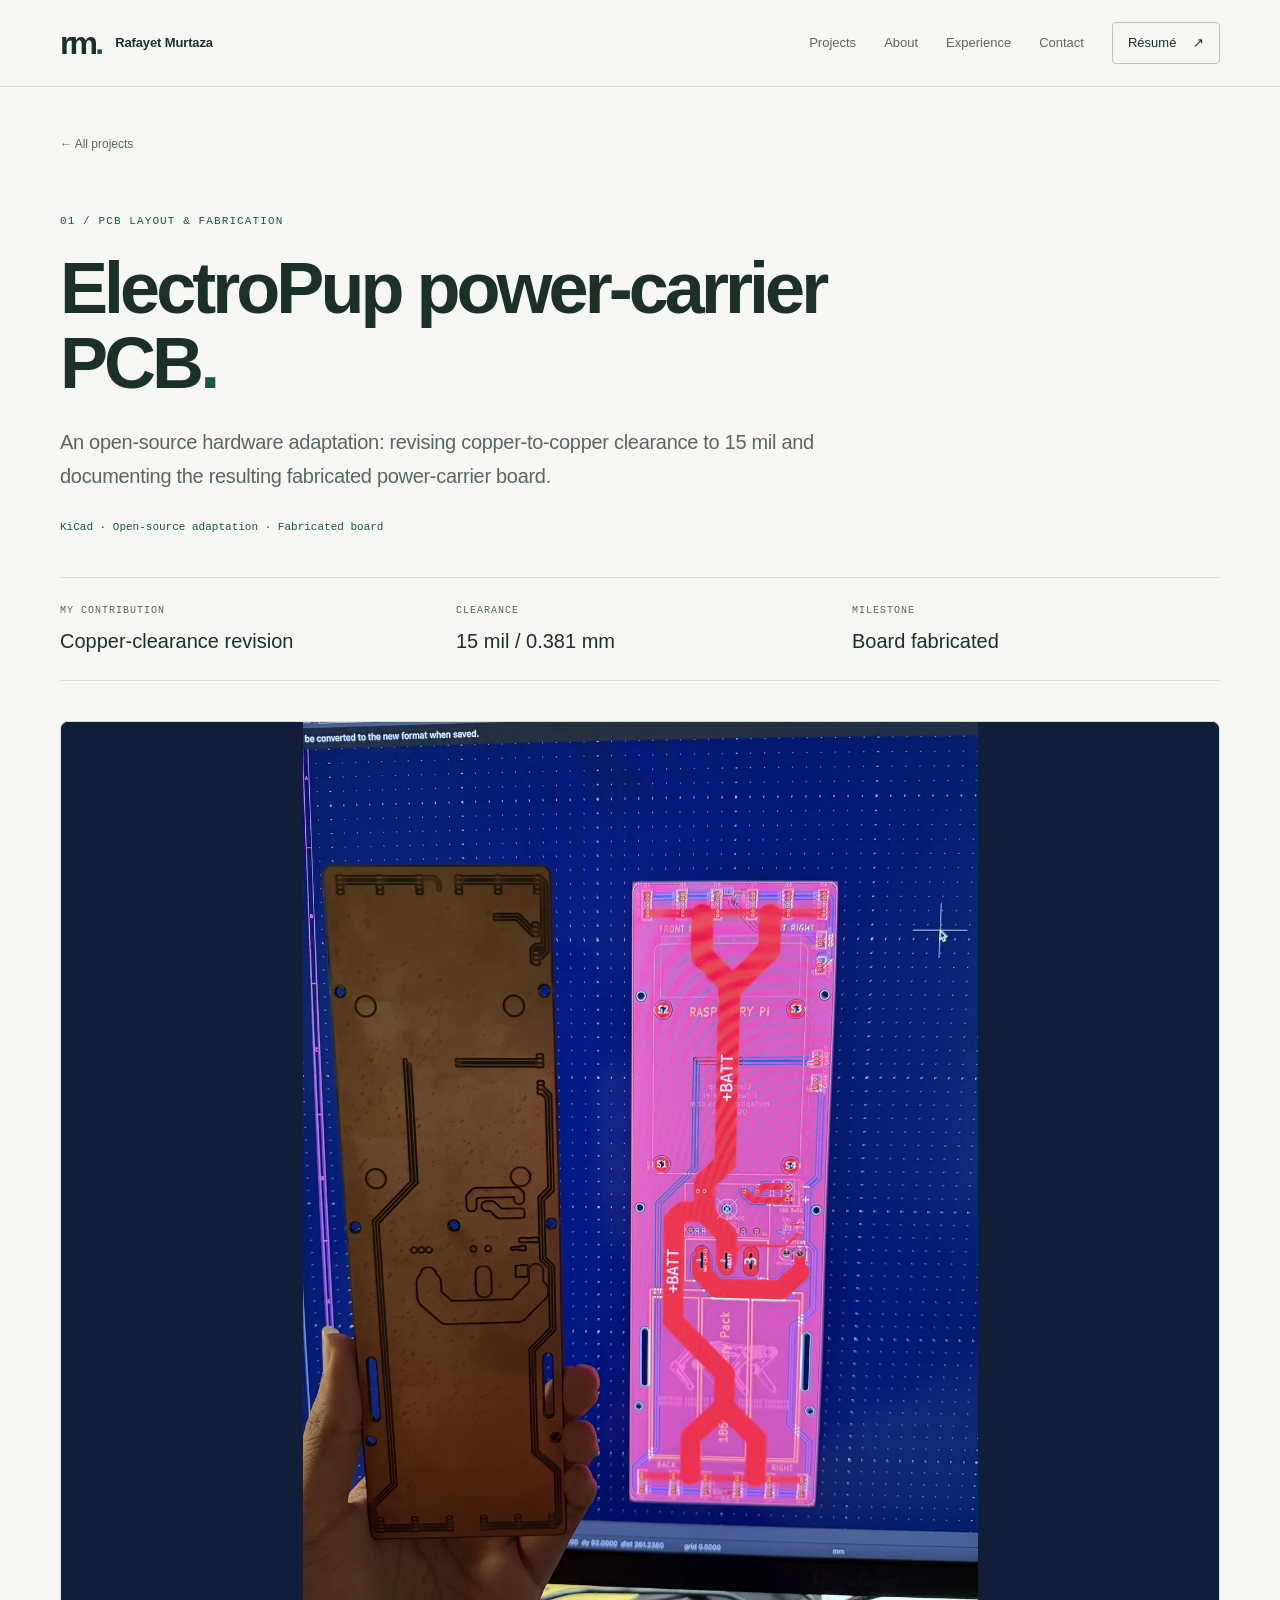
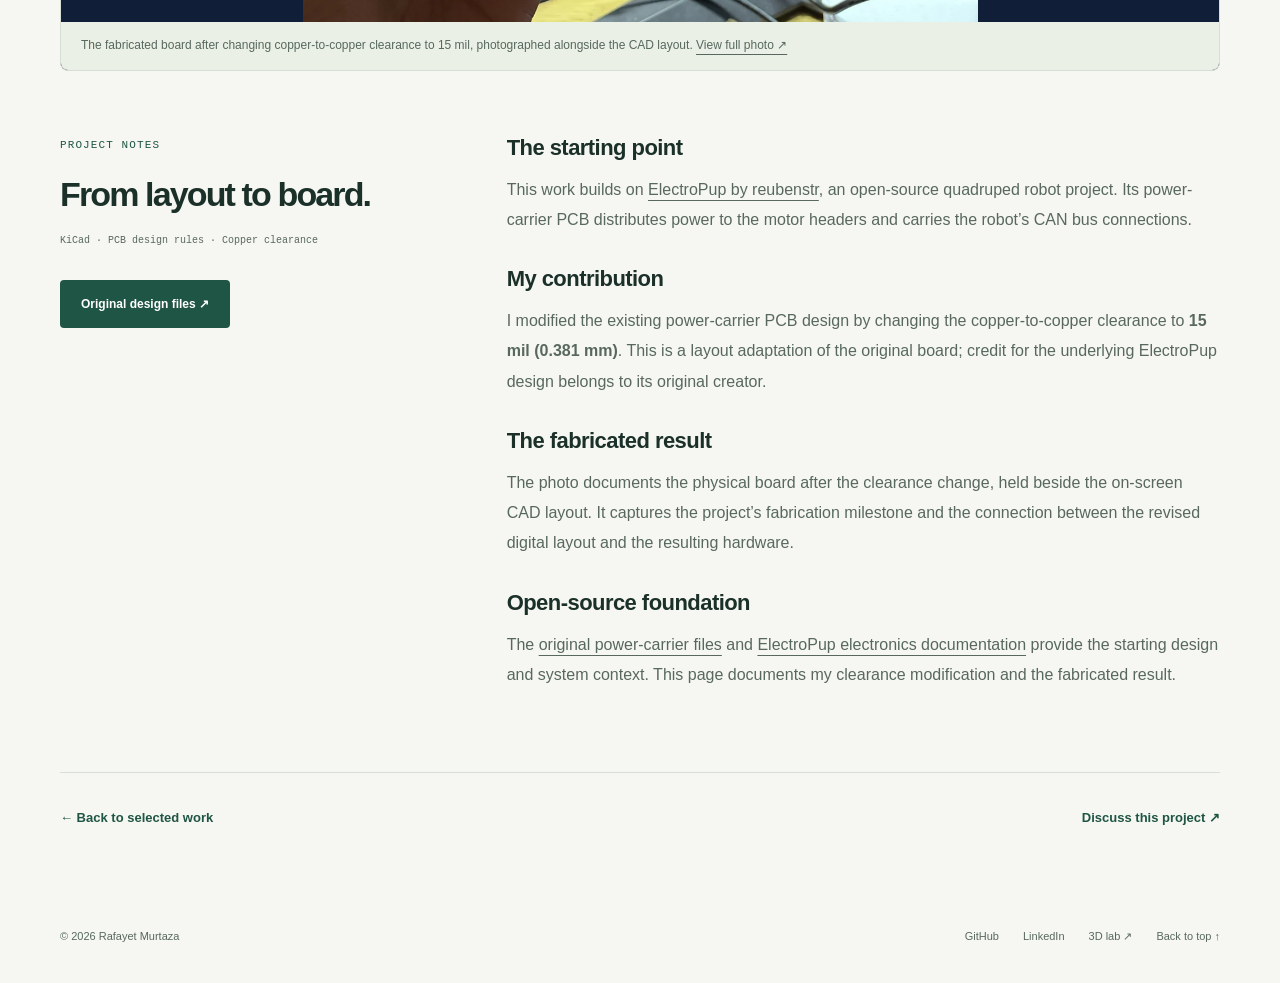
<file: projects/electropup-power-carrier.html>
<!doctype html>
<html lang="en">
  <head>
    <meta charset="utf-8" />
    <meta name="viewport" content="width=device-width, initial-scale=1" />
    <title>ElectroPup power-carrier PCB — Rafayet Murtaza</title>
    <meta
      name="description"
      content="An adaptation of the open-source ElectroPup power-carrier PCB with 15 mil copper-to-copper clearance, documented with a photo of the fabricated board."
    />
    <meta name="theme-color" content="#f6f7f2" />
    <link
      rel="canonical"
      href="https://rafayetm0rtaza.github.io/Rafayets_den/projects/electropup-power-carrier.html"
    />
    <link rel="icon" href="../assets/favicon.svg" type="image/svg+xml" />
    <meta property="og:type" content="website" />
    <meta
      property="og:title"
      content="ElectroPup power-carrier PCB — Rafayet Murtaza"
    />
    <meta
      property="og:description"
      content="An adaptation of the open-source ElectroPup power-carrier PCB with 15 mil copper-to-copper clearance, documented with a photo of the fabricated board."
    />
    <meta
      property="og:url"
      content="https://rafayetm0rtaza.github.io/Rafayets_den/projects/electropup-power-carrier.html"
    />
    <meta
      property="og:image"
      content="https://rafayetm0rtaza.github.io/Rafayets_den/assets/social-preview.png"
    />
    <meta property="og:image:width" content="1200" />
    <meta property="og:image:height" content="630" />
    <meta
      property="og:image:alt"
      content="Rafayet Murtaza — Electrical engineering, embedded systems, and robotics."
    />
    <meta name="twitter:card" content="summary_large_image" />
    <link rel="stylesheet" href="../style.css" />
    <script src="../main.js" defer></script>
  </head>
  <body>
    <a class="skip-link" href="#main">Skip to content</a>
    <header class="site-header">
      <div class="container header-inner">
        <a class="wordmark" href="../" aria-label="Rafayet Murtaza, home"
          ><span class="monogram" aria-hidden="true">rm<span>.</span></span
          ><span class="wordmark-name">Rafayet Murtaza</span></a
        >
        <button
          class="menu-toggle"
          type="button"
          aria-expanded="false"
          aria-controls="primary-nav"
          hidden
        >
          Menu <span aria-hidden="true">+</span>
        </button>
        <nav id="primary-nav" aria-label="Main navigation">
          <a href="../index.html#projects">Projects</a
          ><a href="../index.html#about">About</a
          ><a href="../index.html#experience">Experience</a
          ><a href="../index.html#contact">Contact</a
          ><a class="nav-resume" href="../assets/Rafayet_Murtaza_Resume.pdf"
            >Résumé <span aria-hidden="true">↗</span></a
          >
        </nav>
      </div>
    </header>
    <main id="main" class="project-page container">
      <div id="top"></div>
      <a class="back-link" href="../index.html#projects">← All projects</a>
      <div class="project-page-heading">
        <p class="eyebrow">01 / PCB layout &amp; fabrication</p>
        <h1>ElectroPup power-carrier PCB<span class="accent">.</span></h1>
        <p class="project-intro">
          An open-source hardware adaptation: revising copper-to-copper
          clearance to 15 mil and documenting the resulting fabricated
          power-carrier board.
        </p>
        <p class="project-context">
          KiCad · Open-source adaptation · Fabricated board
        </p>
      </div>
      <dl class="project-facts">
        <div>
          <dt>My contribution</dt>
          <dd>Copper-clearance revision</dd>
        </div>
        <div>
          <dt>Clearance</dt>
          <dd>15 mil / 0.381 mm</dd>
        </div>
        <div>
          <dt>Milestone</dt>
          <dd>Board fabricated</dd>
        </div>
      </dl>
      <figure class="project-full-image pcb-full-image">
        <a
          href="../assets/electropup-power-carrier.webp"
          aria-label="Open full photo of the fabricated ElectroPup power-carrier PCB"
          ><img
            src="../assets/electropup-power-carrier.webp"
            alt="Fabricated power-carrier PCB on the left, held in front of the ElectroPup PCB layout displayed on a monitor on the right"
            width="1200"
            height="1600"
            fetchpriority="high"
        /></a>
        <figcaption>
          The fabricated board after changing copper-to-copper clearance to 15
          mil, photographed alongside the CAD layout.
          <a href="../assets/electropup-power-carrier.webp"
            >View full photo ↗</a
          >
        </figcaption>
      </figure>
      <div class="project-narrative">
        <aside>
          <p class="eyebrow">Project notes</p>
          <h2>From layout to board.</h2>
          <p class="tech">KiCad · PCB design rules · Copper clearance</p>
          <a
            class="button button-primary"
            href="https://github.com/reubenstr/ElectroPup/tree/main/pcbs/power_carrier"
            >Original design files ↗</a
          >
        </aside>
        <div class="project-prose">
          <section>
            <h3>The starting point</h3>
            <p>
              This work builds on
              <a href="https://github.com/reubenstr/ElectroPup"
                >ElectroPup by reubenstr</a
              >, an open-source quadruped robot project. Its power-carrier PCB
              distributes power to the motor headers and carries the robot’s CAN
              bus connections.
            </p>
          </section>
          <section>
            <h3>My contribution</h3>
            <p>
              I modified the existing power-carrier PCB design by changing the
              copper-to-copper clearance to <strong>15 mil (0.381 mm)</strong>.
              This is a layout adaptation of the original board; credit for the
              underlying ElectroPup design belongs to its original creator.
            </p>
          </section>
          <section>
            <h3>The fabricated result</h3>
            <p>
              The photo documents the physical board after the clearance change,
              held beside the on-screen CAD layout. It captures the project’s
              fabrication milestone and the connection between the revised
              digital layout and the resulting hardware.
            </p>
          </section>
          <section>
            <h3>Open-source foundation</h3>
            <p>
              The
              <a
                href="https://github.com/reubenstr/ElectroPup/tree/main/pcbs/power_carrier"
                >original power-carrier files</a
              >
              and
              <a href="https://github.com/reubenstr/ElectroPup#electronics"
                >ElectroPup electronics documentation</a
              >
              provide the starting design and system context. This page
              documents my clearance modification and the fabricated result.
            </p>
          </section>
        </div>
      </div>
      <div class="project-end">
        <a class="text-link" href="../index.html#projects"
          >← Back to selected work</a
        ><a class="text-link" href="mailto:murtaza2@msu.edu"
          >Discuss this project ↗</a
        >
      </div>
    </main>
    <footer class="site-footer container">
      <p>© <span data-year>2026</span> Rafayet Murtaza</p>
      <div>
        <a href="https://github.com/rafayetm0rtaza">GitHub</a
        ><a href="https://www.linkedin.com/in/rafayet-murtaza">LinkedIn</a
        ><a href="../lab/">3D lab <span aria-hidden="true">↗</span></a
        ><a href="#top">Back to top ↑</a>
      </div>
    </footer>
  </body>
</html>
</file>
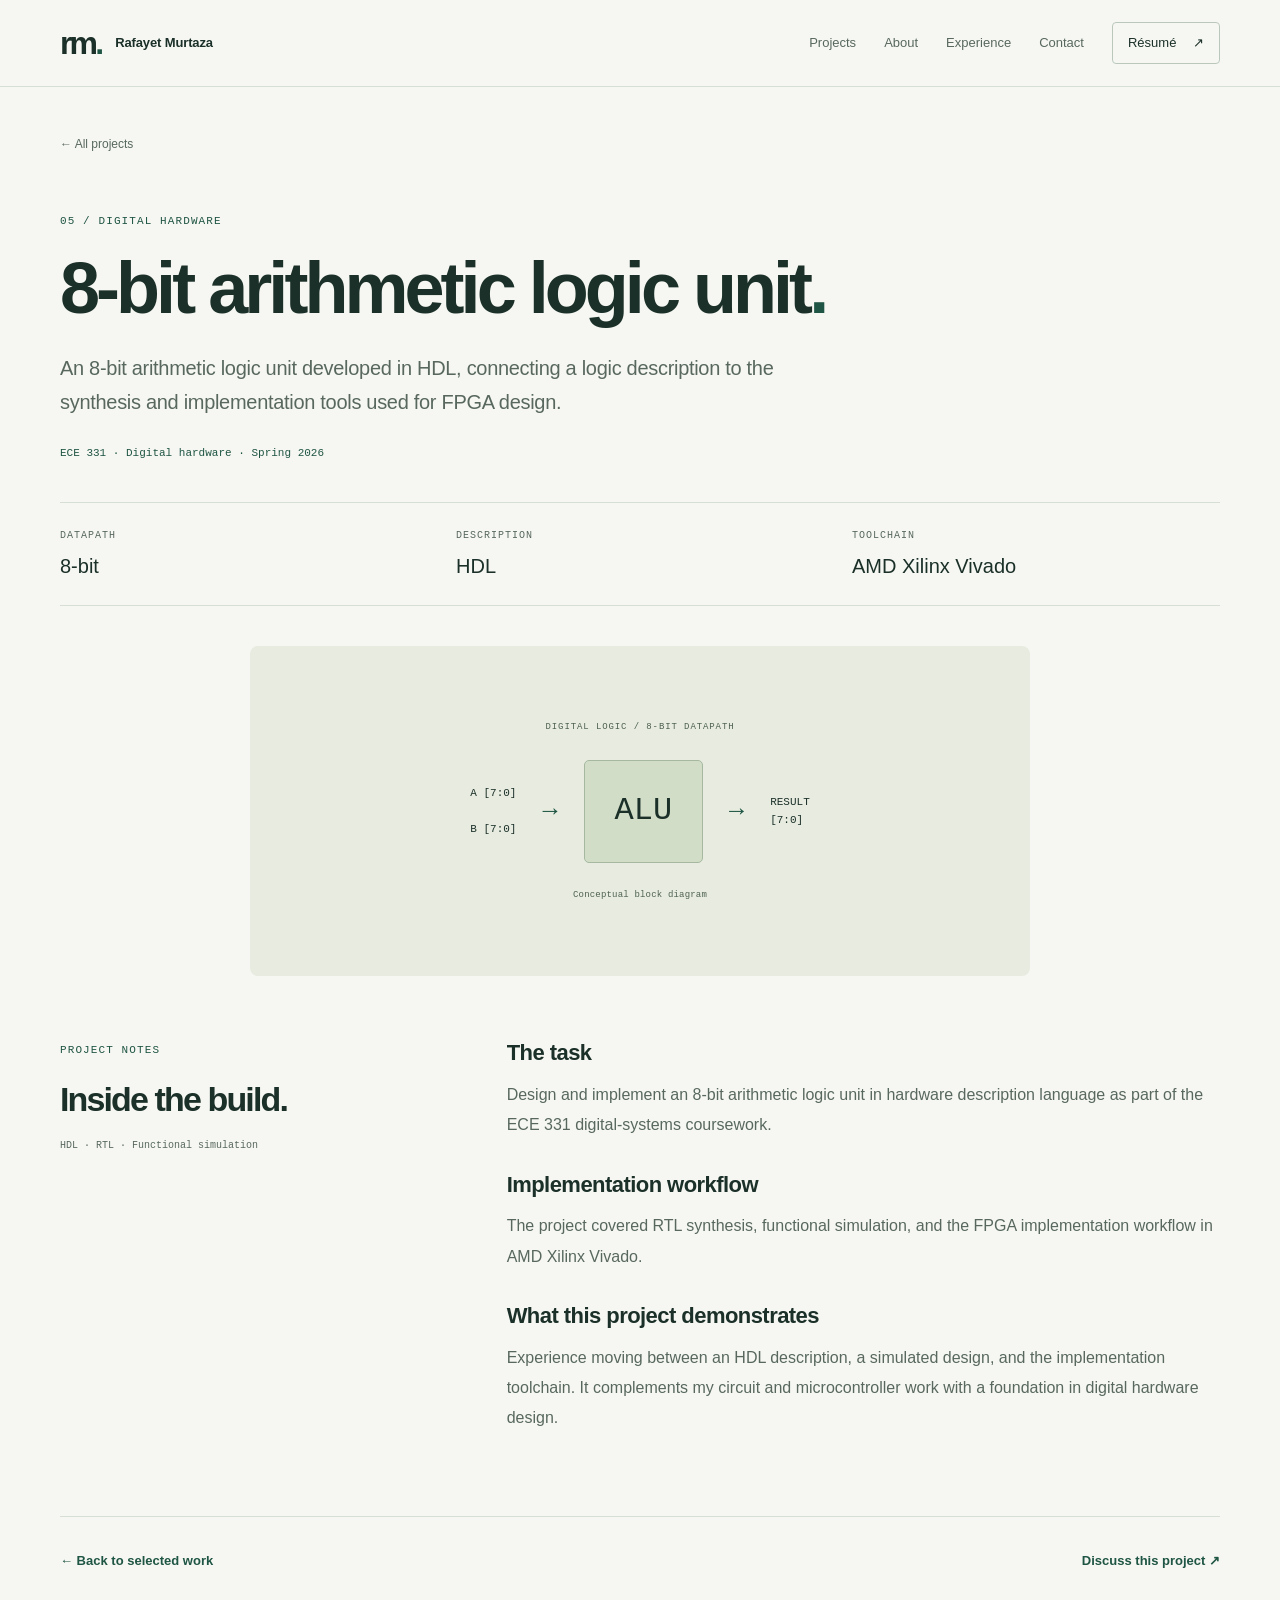
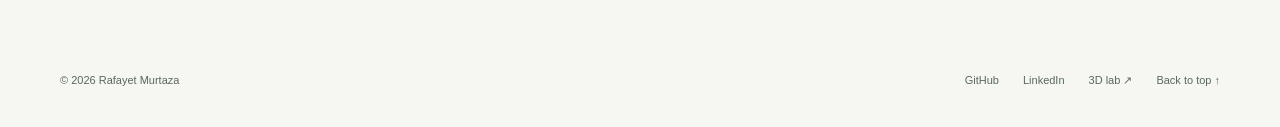
<file: projects/hdl-alu.html>
<!doctype html>
<html lang="en">
  <head>
    <meta charset="utf-8" />
    <meta name="viewport" content="width=device-width, initial-scale=1" />
    <title>8-bit arithmetic logic unit — Rafayet Murtaza</title>
    <meta
      name="description"
      content="An HDL implementation taken through RTL synthesis, functional simulation, and the FPGA implementation workflow in AMD Xilinx Vivado."
    />
    <meta name="theme-color" content="#f6f7f2" />
    <link
      rel="canonical"
      href="https://rafayetm0rtaza.github.io/Rafayets_den/projects/hdl-alu.html"
    />
    <link rel="icon" href="../assets/favicon.svg" type="image/svg+xml" />
    <meta property="og:type" content="website" />
    <meta
      property="og:title"
      content="8-bit arithmetic logic unit — Rafayet Murtaza"
    />
    <meta
      property="og:description"
      content="An HDL implementation taken through RTL synthesis, functional simulation, and the FPGA implementation workflow in AMD Xilinx Vivado."
    />
    <meta
      property="og:url"
      content="https://rafayetm0rtaza.github.io/Rafayets_den/projects/hdl-alu.html"
    />
    <meta
      property="og:image"
      content="https://rafayetm0rtaza.github.io/Rafayets_den/assets/social-preview.png"
    />
    <meta property="og:image:width" content="1200" />
    <meta property="og:image:height" content="630" />
    <meta
      property="og:image:alt"
      content="Rafayet Murtaza — Electrical engineering, embedded systems, and robotics."
    />
    <meta name="twitter:card" content="summary_large_image" />
    <link rel="stylesheet" href="../style.css" />
    <script src="../main.js" defer></script>
  </head>
  <body>
    <a class="skip-link" href="#main">Skip to content</a>
    <header class="site-header">
      <div class="container header-inner">
        <a class="wordmark" href="../" aria-label="Rafayet Murtaza, home"
          ><span class="monogram" aria-hidden="true">rm<span>.</span></span
          ><span class="wordmark-name">Rafayet Murtaza</span></a
        >
        <button
          class="menu-toggle"
          type="button"
          aria-expanded="false"
          aria-controls="primary-nav"
          hidden
        >
          Menu <span aria-hidden="true">+</span>
        </button>
        <nav id="primary-nav" aria-label="Main navigation">
          <a href="../index.html#projects">Projects</a
          ><a href="../index.html#about">About</a
          ><a href="../index.html#experience">Experience</a
          ><a href="../index.html#contact">Contact</a
          ><a class="nav-resume" href="../assets/Rafayet_Murtaza_Resume.pdf"
            >Résumé <span aria-hidden="true">↗</span></a
          >
        </nav>
      </div>
    </header>
    <main id="main" class="project-page container">
      <div id="top"></div>
      <a class="back-link" href="../index.html#projects">← All projects</a>
      <div class="project-page-heading">
        <p class="eyebrow">05 / Digital hardware</p>
        <h1>8-bit arithmetic logic unit<span class="accent">.</span></h1>
        <p class="project-intro">
          An 8-bit arithmetic logic unit developed in HDL, connecting a logic
          description to the synthesis and implementation tools used for FPGA
          design.
        </p>
        <p class="project-context">ECE 331 · Digital hardware · Spring 2026</p>
      </div>
      <dl class="project-facts">
        <div>
          <dt>Datapath</dt>
          <dd>8-bit</dd>
        </div>
        <div>
          <dt>Description</dt>
          <dd>HDL</dd>
        </div>
        <div>
          <dt>Toolchain</dt>
          <dd>AMD Xilinx Vivado</dd>
        </div>
      </dl>
      <div class="project-diagram">
        <div class="technical-visual alu-visual" aria-hidden="true">
          <span class="diagram-label">DIGITAL LOGIC / 8-BIT DATAPATH</span>
          <div class="alu-flow">
            <span
              >A [7:0]<br />
              <br />
              B [7:0]</span
            ><i>→</i><b>ALU</b><i>→</i
            ><span
              >RESULT<br />
              [7:0]</span
            >
          </div>
          <span class="diagram-caption">Conceptual block diagram</span>
        </div>
      </div>
      <div class="project-narrative">
        <aside>
          <p class="eyebrow">Project notes</p>
          <h2>Inside the build.</h2>
          <p class="tech">HDL · RTL · Functional simulation</p>
        </aside>
        <div class="project-prose">
          <section>
            <h3>The task</h3>
            <p>
              Design and implement an 8-bit arithmetic logic unit in hardware
              description language as part of the ECE 331 digital-systems
              coursework.
            </p>
          </section>
          <section>
            <h3>Implementation workflow</h3>
            <p>
              The project covered RTL synthesis, functional simulation, and the
              FPGA implementation workflow in AMD Xilinx Vivado.
            </p>
          </section>
          <section>
            <h3>What this project demonstrates</h3>
            <p>
              Experience moving between an HDL description, a simulated design,
              and the implementation toolchain. It complements my circuit and
              microcontroller work with a foundation in digital hardware design.
            </p>
          </section>
        </div>
      </div>
      <div class="project-end">
        <a class="text-link" href="../index.html#projects"
          >← Back to selected work</a
        ><a class="text-link" href="mailto:murtaza2@msu.edu"
          >Discuss this project ↗</a
        >
      </div>
    </main>
    <footer class="site-footer container">
      <p>© <span data-year>2026</span> Rafayet Murtaza</p>
      <div>
        <a href="https://github.com/rafayetm0rtaza">GitHub</a
        ><a href="https://www.linkedin.com/in/rafayet-murtaza">LinkedIn</a
        ><a href="../lab/">3D lab <span aria-hidden="true">↗</span></a
        ><a href="#top">Back to top ↑</a>
      </div>
    </footer>
  </body>
</html>
</file>
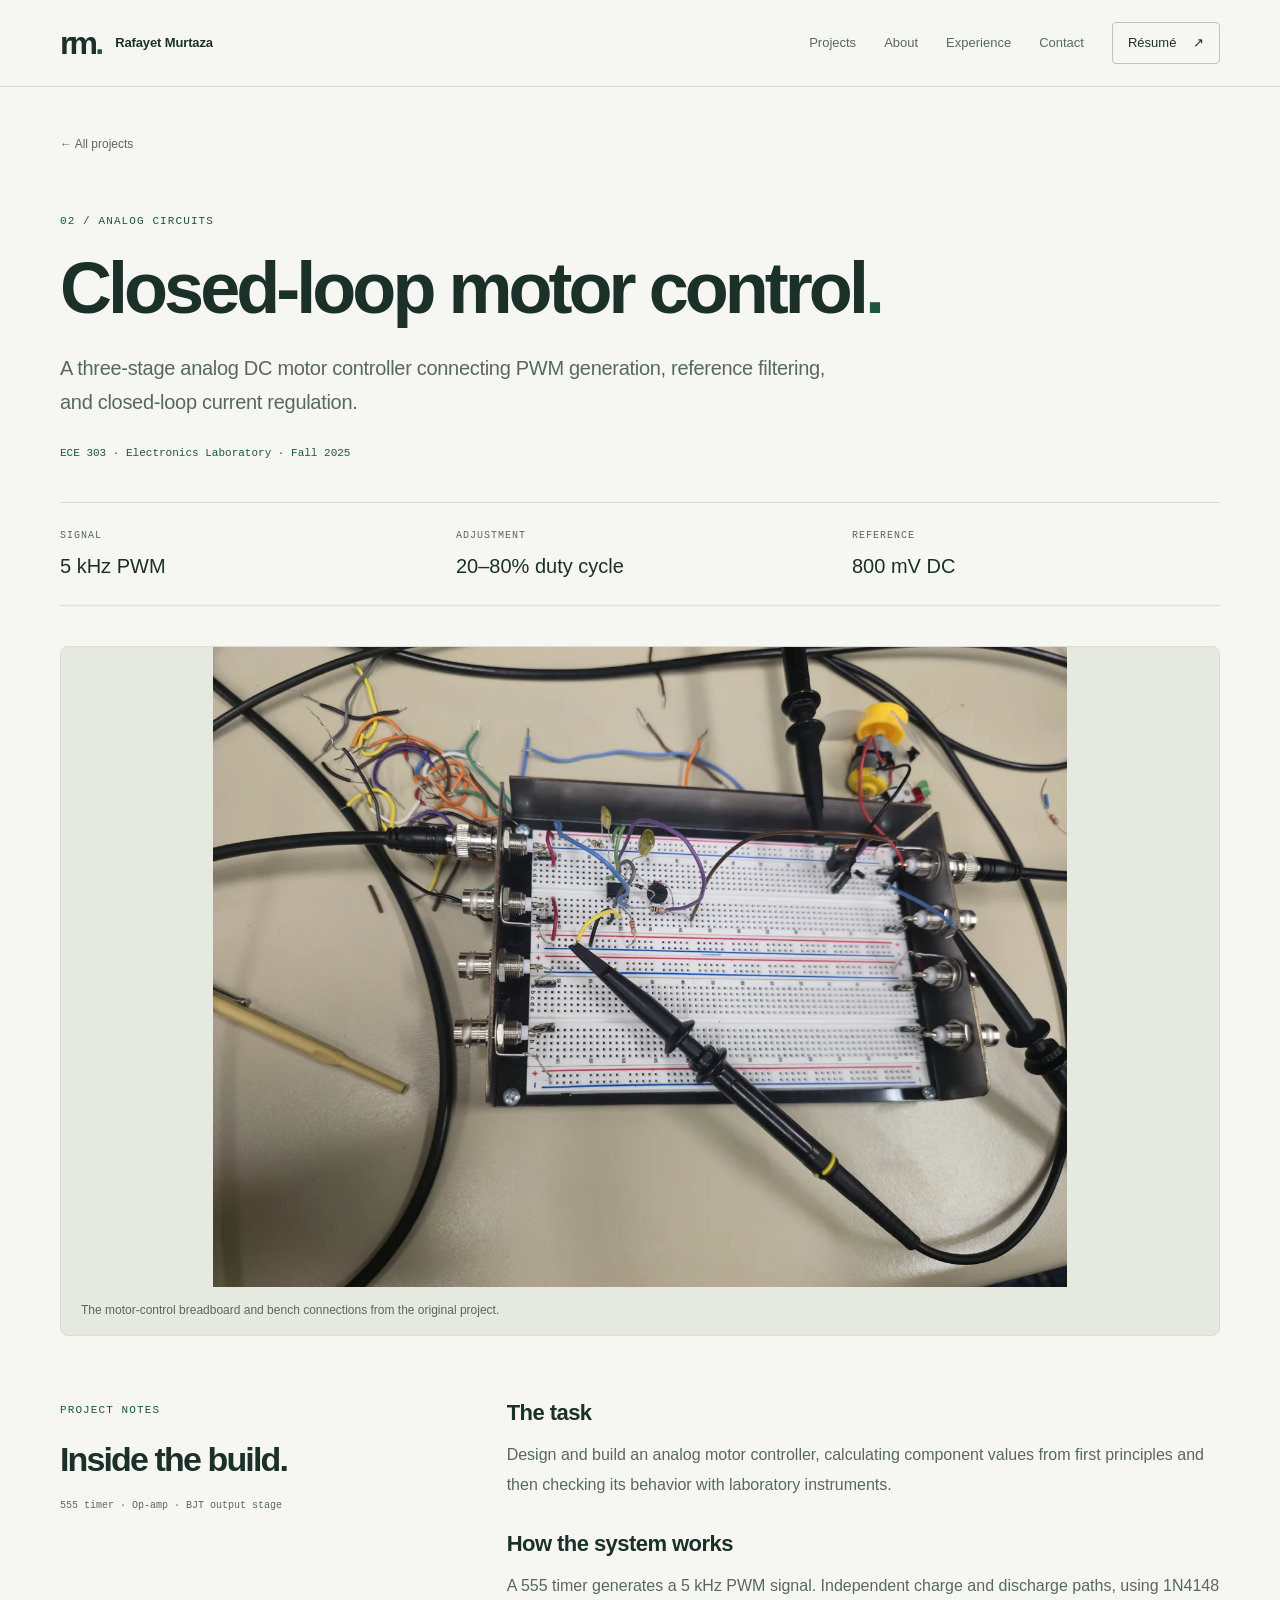
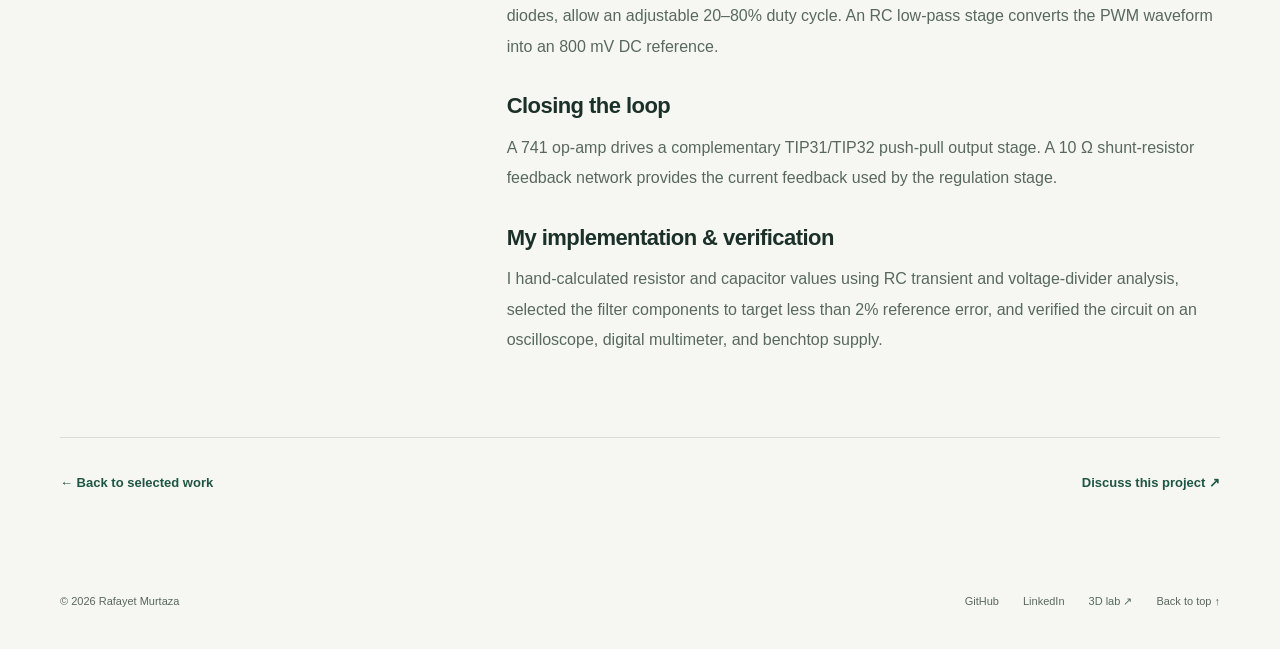
<file: projects/motor-control.html>
<!doctype html>
<html lang="en">
  <head>
    <meta charset="utf-8" />
    <meta name="viewport" content="width=device-width, initial-scale=1" />
    <title>Closed-loop motor control — Rafayet Murtaza</title>
    <meta
      name="description"
      content="From a 555-timer PWM signal to a regulated motor current. A three-stage analog controller designed from first principles and verified on the bench."
    />
    <meta name="theme-color" content="#f6f7f2" />
    <link
      rel="canonical"
      href="https://rafayetm0rtaza.github.io/Rafayets_den/projects/motor-control.html"
    />
    <link rel="icon" href="../assets/favicon.svg" type="image/svg+xml" />
    <meta property="og:type" content="website" />
    <meta
      property="og:title"
      content="Closed-loop motor control — Rafayet Murtaza"
    />
    <meta
      property="og:description"
      content="From a 555-timer PWM signal to a regulated motor current. A three-stage analog controller designed from first principles and verified on the bench."
    />
    <meta
      property="og:url"
      content="https://rafayetm0rtaza.github.io/Rafayets_den/projects/motor-control.html"
    />
    <meta
      property="og:image"
      content="https://rafayetm0rtaza.github.io/Rafayets_den/assets/social-preview.png"
    />
    <meta property="og:image:width" content="1200" />
    <meta property="og:image:height" content="630" />
    <meta
      property="og:image:alt"
      content="Rafayet Murtaza — Electrical engineering, embedded systems, and robotics."
    />
    <meta name="twitter:card" content="summary_large_image" />
    <link rel="stylesheet" href="../style.css" />
    <script src="../main.js" defer></script>
  </head>
  <body>
    <a class="skip-link" href="#main">Skip to content</a>
    <header class="site-header">
      <div class="container header-inner">
        <a class="wordmark" href="../" aria-label="Rafayet Murtaza, home"
          ><span class="monogram" aria-hidden="true">rm<span>.</span></span
          ><span class="wordmark-name">Rafayet Murtaza</span></a
        >
        <button
          class="menu-toggle"
          type="button"
          aria-expanded="false"
          aria-controls="primary-nav"
          hidden
        >
          Menu <span aria-hidden="true">+</span>
        </button>
        <nav id="primary-nav" aria-label="Main navigation">
          <a href="../index.html#projects">Projects</a
          ><a href="../index.html#about">About</a
          ><a href="../index.html#experience">Experience</a
          ><a href="../index.html#contact">Contact</a
          ><a class="nav-resume" href="../assets/Rafayet_Murtaza_Resume.pdf"
            >Résumé <span aria-hidden="true">↗</span></a
          >
        </nav>
      </div>
    </header>
    <main id="main" class="project-page container">
      <div id="top"></div>
      <a class="back-link" href="../index.html#projects">← All projects</a>
      <div class="project-page-heading">
        <p class="eyebrow">02 / Analog circuits</p>
        <h1>Closed-loop motor control<span class="accent">.</span></h1>
        <p class="project-intro">
          A three-stage analog DC motor controller connecting PWM generation,
          reference filtering, and closed-loop current regulation.
        </p>
        <p class="project-context">
          ECE 303 · Electronics Laboratory · Fall 2025
        </p>
      </div>
      <dl class="project-facts">
        <div>
          <dt>Signal</dt>
          <dd>5 kHz PWM</dd>
        </div>
        <div>
          <dt>Adjustment</dt>
          <dd>20–80% duty cycle</dd>
        </div>
        <div>
          <dt>Reference</dt>
          <dd>800 mV DC</dd>
        </div>
      </dl>
      <figure class="project-full-image">
        <img
          src="../assets/motor-control.webp"
          alt="The motor-control breadboard and bench connections from the original project."
          width="1400"
          height="1050"
        />
        <figcaption>
          The motor-control breadboard and bench connections from the original
          project.
        </figcaption>
      </figure>
      <div class="project-narrative">
        <aside>
          <p class="eyebrow">Project notes</p>
          <h2>Inside the build.</h2>
          <p class="tech">555 timer · Op-amp · BJT output stage</p>
        </aside>
        <div class="project-prose">
          <section>
            <h3>The task</h3>
            <p>
              Design and build an analog motor controller, calculating component
              values from first principles and then checking its behavior with
              laboratory instruments.
            </p>
          </section>
          <section>
            <h3>How the system works</h3>
            <p>
              A 555 timer generates a 5 kHz PWM signal. Independent charge and
              discharge paths, using 1N4148 diodes, allow an adjustable 20–80%
              duty cycle. An RC low-pass stage converts the PWM waveform into an
              800 mV DC reference.
            </p>
          </section>
          <section>
            <h3>Closing the loop</h3>
            <p>
              A 741 op-amp drives a complementary TIP31/TIP32 push-pull output
              stage. A 10 Ω shunt-resistor feedback network provides the current
              feedback used by the regulation stage.
            </p>
          </section>
          <section>
            <h3>My implementation & verification</h3>
            <p>
              I hand-calculated resistor and capacitor values using RC transient
              and voltage-divider analysis, selected the filter components to
              target less than 2% reference error, and verified the circuit on
              an oscilloscope, digital multimeter, and benchtop supply.
            </p>
          </section>
        </div>
      </div>
      <div class="project-end">
        <a class="text-link" href="../index.html#projects"
          >← Back to selected work</a
        ><a class="text-link" href="mailto:murtaza2@msu.edu"
          >Discuss this project ↗</a
        >
      </div>
    </main>
    <footer class="site-footer container">
      <p>© <span data-year>2026</span> Rafayet Murtaza</p>
      <div>
        <a href="https://github.com/rafayetm0rtaza">GitHub</a
        ><a href="https://www.linkedin.com/in/rafayet-murtaza">LinkedIn</a
        ><a href="../lab/">3D lab <span aria-hidden="true">↗</span></a
        ><a href="#top">Back to top ↑</a>
      </div>
    </footer>
  </body>
</html>
</file>
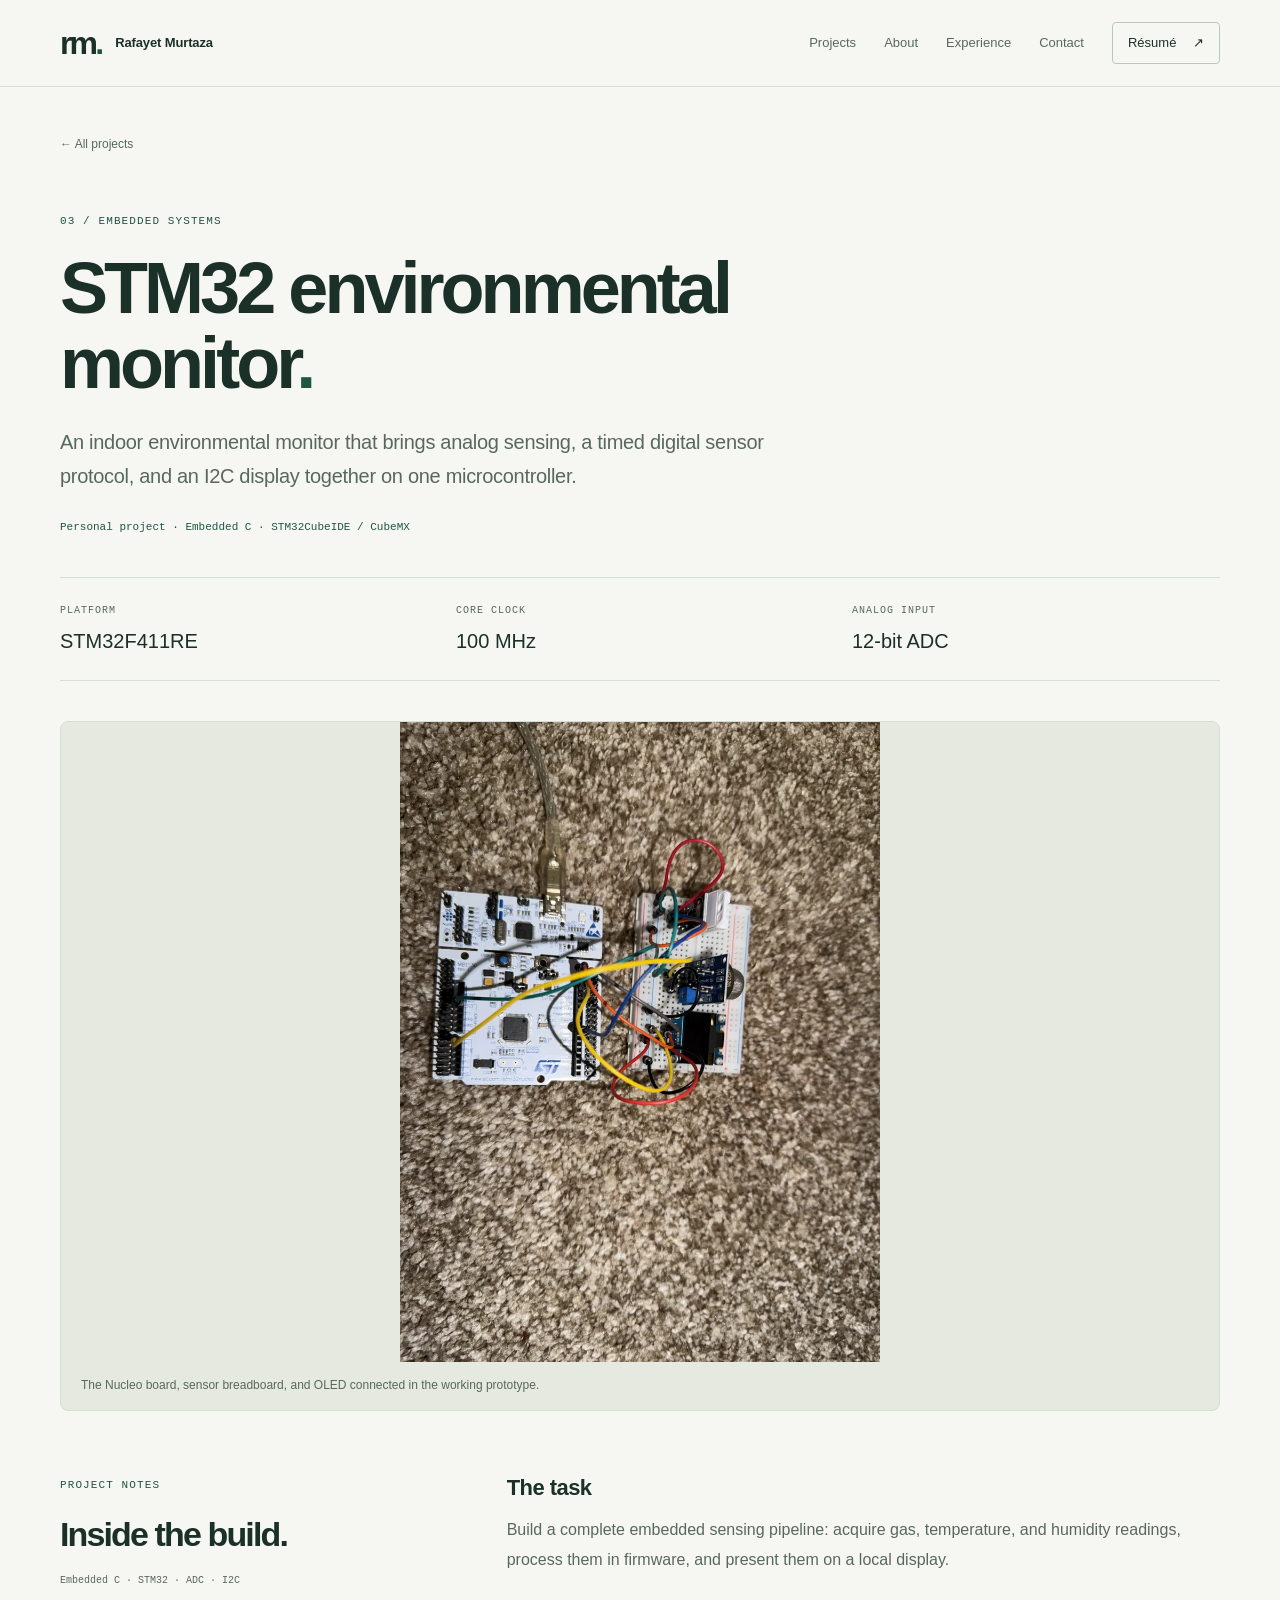
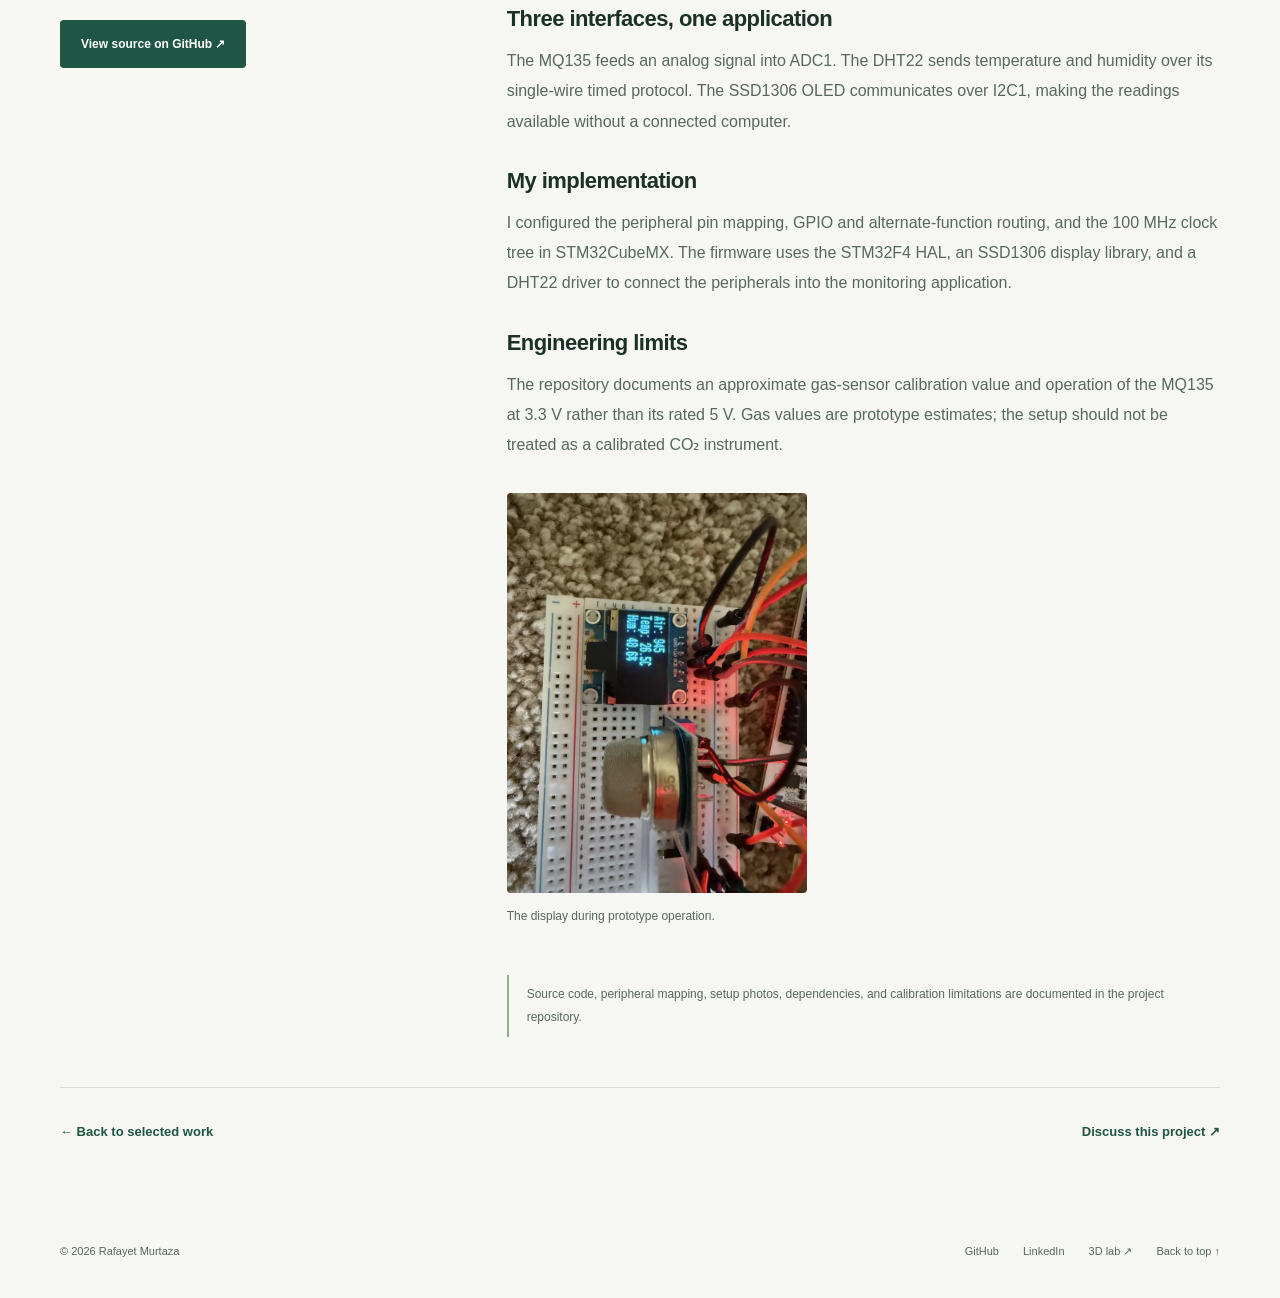
<file: projects/stm32-monitor.html>
<!doctype html>
<html lang="en">
  <head>
    <meta charset="utf-8" />
    <meta name="viewport" content="width=device-width, initial-scale=1" />
    <title>STM32 environmental monitor — Rafayet Murtaza</title>
    <meta
      name="description"
      content="A complete sensing-to-display pipeline: gas, temperature, and humidity inputs brought together on an Arm Cortex-M4 microcontroller."
    />
    <meta name="theme-color" content="#f6f7f2" />
    <link
      rel="canonical"
      href="https://rafayetm0rtaza.github.io/Rafayets_den/projects/stm32-monitor.html"
    />
    <link rel="icon" href="../assets/favicon.svg" type="image/svg+xml" />
    <meta property="og:type" content="website" />
    <meta
      property="og:title"
      content="STM32 environmental monitor — Rafayet Murtaza"
    />
    <meta
      property="og:description"
      content="A complete sensing-to-display pipeline: gas, temperature, and humidity inputs brought together on an Arm Cortex-M4 microcontroller."
    />
    <meta
      property="og:url"
      content="https://rafayetm0rtaza.github.io/Rafayets_den/projects/stm32-monitor.html"
    />
    <meta
      property="og:image"
      content="https://rafayetm0rtaza.github.io/Rafayets_den/assets/social-preview.png"
    />
    <meta property="og:image:width" content="1200" />
    <meta property="og:image:height" content="630" />
    <meta
      property="og:image:alt"
      content="Rafayet Murtaza — Electrical engineering, embedded systems, and robotics."
    />
    <meta name="twitter:card" content="summary_large_image" />
    <link rel="stylesheet" href="../style.css" />
    <script src="../main.js" defer></script>
  </head>
  <body>
    <a class="skip-link" href="#main">Skip to content</a>
    <header class="site-header">
      <div class="container header-inner">
        <a class="wordmark" href="../" aria-label="Rafayet Murtaza, home"
          ><span class="monogram" aria-hidden="true">rm<span>.</span></span
          ><span class="wordmark-name">Rafayet Murtaza</span></a
        >
        <button
          class="menu-toggle"
          type="button"
          aria-expanded="false"
          aria-controls="primary-nav"
          hidden
        >
          Menu <span aria-hidden="true">+</span>
        </button>
        <nav id="primary-nav" aria-label="Main navigation">
          <a href="../index.html#projects">Projects</a
          ><a href="../index.html#about">About</a
          ><a href="../index.html#experience">Experience</a
          ><a href="../index.html#contact">Contact</a
          ><a class="nav-resume" href="../assets/Rafayet_Murtaza_Resume.pdf"
            >Résumé <span aria-hidden="true">↗</span></a
          >
        </nav>
      </div>
    </header>
    <main id="main" class="project-page container">
      <div id="top"></div>
      <a class="back-link" href="../index.html#projects">← All projects</a>
      <div class="project-page-heading">
        <p class="eyebrow">03 / Embedded systems</p>
        <h1>STM32 environmental monitor<span class="accent">.</span></h1>
        <p class="project-intro">
          An indoor environmental monitor that brings analog sensing, a timed
          digital sensor protocol, and an I2C display together on one
          microcontroller.
        </p>
        <p class="project-context">
          Personal project · Embedded C · STM32CubeIDE / CubeMX
        </p>
      </div>
      <dl class="project-facts">
        <div>
          <dt>Platform</dt>
          <dd>STM32F411RE</dd>
        </div>
        <div>
          <dt>Core clock</dt>
          <dd>100 MHz</dd>
        </div>
        <div>
          <dt>Analog input</dt>
          <dd>12-bit ADC</dd>
        </div>
      </dl>
      <figure class="project-full-image">
        <img
          src="../assets/stm32-setup.webp"
          alt="The Nucleo board, sensor breadboard, and OLED connected in the working prototype."
          width="900"
          height="1200"
        />
        <figcaption>
          The Nucleo board, sensor breadboard, and OLED connected in the working
          prototype.
        </figcaption>
      </figure>
      <div class="project-narrative">
        <aside>
          <p class="eyebrow">Project notes</p>
          <h2>Inside the build.</h2>
          <p class="tech">Embedded C · STM32 · ADC · I2C</p>
          <a
            class="button button-primary"
            href="https://github.com/rafayetm0rtaza/stm32-environmental-monitor"
            >View source on GitHub ↗</a
          >
        </aside>
        <div class="project-prose">
          <section>
            <h3>The task</h3>
            <p>
              Build a complete embedded sensing pipeline: acquire gas,
              temperature, and humidity readings, process them in firmware, and
              present them on a local display.
            </p>
          </section>
          <section>
            <h3>Three interfaces, one application</h3>
            <p>
              The MQ135 feeds an analog signal into ADC1. The DHT22 sends
              temperature and humidity over its single-wire timed protocol. The
              SSD1306 OLED communicates over I2C1, making the readings available
              without a connected computer.
            </p>
          </section>
          <section>
            <h3>My implementation</h3>
            <p>
              I configured the peripheral pin mapping, GPIO and
              alternate-function routing, and the 100 MHz clock tree in
              STM32CubeMX. The firmware uses the STM32F4 HAL, an SSD1306 display
              library, and a DHT22 driver to connect the peripherals into the
              monitoring application.
            </p>
          </section>
          <section>
            <h3>Engineering limits</h3>
            <p>
              The repository documents an approximate gas-sensor calibration
              value and operation of the MQ135 at 3.3 V rather than its rated 5
              V. Gas values are prototype estimates; the setup should not be
              treated as a calibrated CO₂ instrument.
            </p>
          </section>
          <figure class="oled-photo">
            <img
              src="../assets/stm32-oled.webp"
              alt="OLED screen displaying readings from the environmental monitor prototype"
              width="750"
              height="1000"
              loading="lazy"
            />
            <figcaption>The display during prototype operation.</figcaption>
          </figure>
          <p class="project-note">
            Source code, peripheral mapping, setup photos, dependencies, and
            calibration limitations are documented in the project repository.
          </p>
        </div>
      </div>
      <div class="project-end">
        <a class="text-link" href="../index.html#projects"
          >← Back to selected work</a
        ><a class="text-link" href="mailto:murtaza2@msu.edu"
          >Discuss this project ↗</a
        >
      </div>
    </main>
    <footer class="site-footer container">
      <p>© <span data-year>2026</span> Rafayet Murtaza</p>
      <div>
        <a href="https://github.com/rafayetm0rtaza">GitHub</a
        ><a href="https://www.linkedin.com/in/rafayet-murtaza">LinkedIn</a
        ><a href="../lab/">3D lab <span aria-hidden="true">↗</span></a
        ><a href="#top">Back to top ↑</a>
      </div>
    </footer>
  </body>
</html>
</file>
<file: style.css>
:root {
  --paper: #f6f7f2;
  --white: #fff;
  --ink: #1b3029;
  --muted: #58685f;
  --green: #1f5544;
  --line: #d7ded4;
  --wash: #eaf0e5;
  --lime: #d0e6a5;
  --mono: ui-monospace, SFMono-Regular, Consolas, monospace;
  --radius: 8px;
}
* {
  box-sizing: border-box;
}
html {
  scroll-behavior: smooth;
  scroll-padding-top: 100px;
}
body {
  margin: 0;
  background: var(--paper);
  color: var(--ink);
  font-family: -apple-system, BlinkMacSystemFont, "Segoe UI", sans-serif;
  font-size: 16px;
  line-height: 1.65;
  -webkit-font-smoothing: antialiased;
}
body,
button,
a {
  -webkit-tap-highlight-color: transparent;
}
button {
  font: inherit;
}
a {
  color: inherit;
  text-underline-offset: 5px;
}
img,
svg {
  max-width: 100%;
  height: auto;
  display: block;
}
button,
a {
  touch-action: manipulation;
}
button {
  cursor: pointer;
}
::selection {
  background: var(--lime);
  color: var(--ink);
}
:focus-visible {
  outline: 3px solid #a34d16;
  outline-offset: 5px;
}
h1,
h2,
h3,
p,
figure {
  margin: 0;
}
h1,
h2,
h3 {
  line-height: 1.12;
}
h1,
h2 {
  letter-spacing: -0.055em;
}
h2 {
  font-size: clamp(32px, 3.8vw, 48px);
  font-weight: 600;
}
h3 {
  font-size: 22px;
  font-weight: 600;
  letter-spacing: -0.025em;
}
p {
  color: var(--muted);
}
[hidden] {
  display: none !important;
}
.container {
  width: min(1160px, calc(100% - 96px));
  margin-inline: auto;
}
.eyebrow {
  font-family: var(--mono);
  font-size: 11px;
  font-weight: 500;
  line-height: 1.7;
  letter-spacing: 0.1em;
  text-transform: uppercase;
  color: var(--green);
  margin-bottom: 20px;
}
.accent {
  color: var(--green);
}
.sr-only {
  position: absolute;
  width: 1px;
  height: 1px;
  padding: 0;
  margin: -1px;
  overflow: hidden;
  clip-path: inset(50%);
  white-space: nowrap;
  border: 0;
}
.skip-link {
  position: fixed;
  z-index: 100;
  left: 16px;
  top: 10px;
  background: var(--ink);
  color: white;
  padding: 10px 18px;
  transform: translateY(-160%);
}
.skip-link:focus {
  transform: translateY(0);
}
.site-header {
  position: sticky;
  top: 0;
  z-index: 20;
  background: rgba(246, 247, 242, 0.97);
  border-bottom: 1px solid var(--line);
}
.header-inner {
  display: flex;
  align-items: center;
  justify-content: space-between;
  gap: 20px;
  min-height: 86px;
}
.wordmark {
  display: flex;
  gap: 14px;
  align-items: center;
  text-decoration: none;
  flex-shrink: 0;
}
.monogram {
  font-size: 32px;
  font-weight: 750;
  letter-spacing: -0.09em;
  line-height: 1;
}
.monogram span {
  color: var(--green);
}
.wordmark-name {
  font-size: 13px;
  font-weight: 600;
  letter-spacing: -0.01em;
}
nav {
  display: flex;
  gap: 28px;
  align-items: center;
}
nav a {
  font-size: 13px;
  font-weight: 500;
  text-decoration: none;
  padding: 12px 0;
  color: var(--muted);
}
nav a:hover,
nav a[aria-current] {
  color: var(--green);
  text-decoration: underline;
}
.nav-resume {
  border: 1px solid #bac8bc;
  padding: 9px 15px;
  border-radius: 4px;
  color: var(--ink);
}
.nav-resume span {
  margin-left: 13px;
}
.menu-toggle {
  border: 1px solid var(--line);
  background: none;
  padding: 8px 13px;
  border-radius: 4px;
  min-height: 44px;
  color: var(--ink);
}
.hero {
  display: grid;
  grid-template-columns: 1.22fr 1fr;
  gap: 8%;
  align-items: center;
  padding-block: 78px 68px;
}
.hero .eyebrow {
  font-size: 10px;
  display: flex;
  align-items: center;
  gap: 10px;
  margin-bottom: 24px;
}
.status-dot {
  height: 7px;
  width: 7px;
  background: var(--green);
  border-radius: 50%;
  flex-shrink: 0;
}
.hero h1 {
  font-size: clamp(66px, 7.4vw, 96px);
  font-weight: 600;
  line-height: 0.96;
  letter-spacing: -0.065em;
  margin-bottom: 28px;
}
.hero-statement {
  font-size: 28px;
  line-height: 1.22;
  letter-spacing: -0.035em;
  color: var(--ink);
  font-weight: 450;
  margin-bottom: 20px;
}
.hero-description {
  font-size: 15px;
  line-height: 1.8;
  max-width: 470px;
}
.actions {
  display: flex;
  flex-wrap: wrap;
  gap: 12px;
  margin-top: 30px;
}
.button {
  display: inline-flex;
  align-items: center;
  justify-content: center;
  gap: 20px;
  min-height: 48px;
  padding: 11px 20px;
  border: 1px solid transparent;
  border-radius: 4px;
  font-size: 13px;
  font-weight: 600;
  line-height: 1.5;
  text-decoration: none;
  transition:
    background 0.18s,
    color 0.18s;
}
.button-primary {
  background: var(--green);
  color: white;
}
.button-primary:hover {
  background: #143a2e;
}
.button-secondary {
  background: transparent;
  border-color: #bdc9bd;
  color: var(--ink);
}
.button-secondary:hover {
  background: var(--wash);
}
.hero-location {
  font-size: 11px;
  margin-top: 24px;
  color: #64736b;
}
.hero-location span {
  margin-inline: 10px;
  color: #a0ac9e;
}
.hero-portrait {
  padding-top: 10px;
}
.portrait-frame {
  position: relative;
  padding: 20px;
  border: 1px solid #cad6c7;
  background: radial-gradient(#becbbb 0.7px, transparent 0.7px) 0 0/12px 12px;
}
.portrait-frame img {
  width: 100%;
  aspect-ratio: 0.9;
  object-fit: cover;
  object-position: 52% 53%;
  filter: saturate(0.7);
}
.portrait-cross {
  position: absolute;
  font-family: var(--mono);
  font-size: 20px;
  line-height: 1;
  color: #56705c;
  background: var(--paper);
}
.cross-top {
  left: -7px;
  top: -10px;
}
.cross-bottom {
  right: -7px;
  bottom: -10px;
}
.hero-portrait figcaption {
  display: flex;
  justify-content: space-between;
  gap: 8px;
  padding-top: 18px;
  color: var(--muted);
  font-family: var(--mono);
  font-size: 9px;
  letter-spacing: 0.08em;
}
.focus-strip {
  border-block: 1px solid var(--line);
}
.focus-strip .container {
  display: flex;
  align-items: center;
  justify-content: space-between;
  gap: 20px;
  padding-block: 23px;
}
.focus-strip span {
  font-size: 12px;
  color: var(--muted);
  display: flex;
  gap: 12px;
  align-items: center;
}
.focus-strip span::before {
  content: "+";
  font-family: var(--mono);
  color: var(--green);
}
.section {
  padding-block: 96px;
}
.section-heading {
  display: flex;
  justify-content: space-between;
  align-items: end;
  gap: 36px;
  margin-bottom: 44px;
}
.section-heading .eyebrow {
  margin-bottom: 12px;
}
.section-heading > p {
  font-size: 14px;
  line-height: 1.7;
}
.project-grid {
  display: grid;
  grid-template-columns: 1fr 1fr;
  gap: 44px 28px;
}
.project-card {
  min-width: 0;
}
.project-visual {
  position: relative;
  display: block;
  aspect-ratio: 1.65;
  background: var(--wash);
  overflow: hidden;
  border-radius: var(--radius);
  border: 1px solid var(--line);
}
.project-visual > img {
  width: 100%;
  height: 100%;
  object-fit: cover;
  transition: transform 0.3s;
}
.project-visual:hover > img {
  transform: scale(1.025);
}
.project-visual .sensor-photo {
  object-position: 50% 43%;
}
.project-index {
  position: absolute;
  top: 16px;
  left: 16px;
  display: grid;
  place-items: center;
  width: 34px;
  height: 30px;
  background: var(--paper);
  border-radius: 3px;
  font-family: var(--mono);
  font-size: 11px;
  box-shadow: 0 1px 10px #0001;
}
.project-copy {
  padding: 26px 3px 0;
}
.project-copy .eyebrow {
  margin-bottom: 10px;
  font-size: 10px;
}
.project-copy h3 {
  font-size: 25px;
  margin-bottom: 14px;
  line-height: 1.2;
}
.project-copy h3 a {
  text-decoration: none;
}
.project-copy h3 a:hover {
  text-decoration: underline;
}
.project-copy > p:not(.eyebrow):not(.tech) {
  font-size: 15px;
  line-height: 1.75;
}
.tech {
  font-family: var(--mono);
  font-size: 10px;
  line-height: 1.9;
  color: var(--muted);
  margin-block: 18px;
}
.text-link {
  font-size: 13px;
  font-weight: 600;
  display: inline-flex;
  align-items: center;
  gap: 18px;
  text-decoration: none;
  min-height: 44px;
  color: var(--green);
}
.text-link:hover {
  text-decoration: underline;
}
.technical-visual {
  height: 100%;
  display: flex;
  flex-direction: column;
  align-items: center;
  justify-content: center;
  gap: 28px;
  background:
    radial-gradient(#3d6752 0.6px, transparent 0.6px) 0 0/18px 18px,
    #173b32;
  color: #e8efdf;
  font-family: var(--mono);
  padding: 24px 20px;
}
.diagram-label {
  font-size: 9px;
  letter-spacing: 0.1em;
  color: #c1d7b6;
}
.signal-flow {
  display: flex;
  align-items: center;
  justify-content: center;
  gap: 13px;
  width: 100%;
}
.signal-flow span {
  font-size: 8px;
  line-height: 2;
  border: 1px solid #6e947e;
  padding: 14px 15px;
  border-radius: 4px;
  text-align: center;
}
.signal-flow b {
  font-size: 21px;
  font-weight: 400;
  color: var(--lime);
}
.signal-flow i,
.alu-flow i {
  font-size: 25px;
  font-style: normal;
  color: #c1d7b6;
}
.register-line {
  font-size: 9px;
  color: #c1d7b6;
}
.diagram-caption {
  font-size: 9px;
  color: #d5dfd3;
  letter-spacing: 0.02em;
}
.alu-visual {
  background:
    radial-gradient(#9caa9c 0.6px, transparent 0.6px) 0 0/18px 18px,
    #e8ece0;
  color: var(--ink);
}
.alu-visual .diagram-label,
.alu-visual .diagram-caption {
  color: #4d6051;
}
.alu-flow {
  display: flex;
  align-items: center;
  gap: 26px;
  font-size: 11px;
}
.alu-flow b {
  font-size: 32px;
  padding: 24px 30px;
  background: #d2ddc7;
  border: 1px solid #a6b89f;
  border-radius: 5px;
  font-weight: 500;
}
.alu-flow i {
  color: var(--green);
}
.more-work {
  display: grid;
  grid-template-columns: 0.6fr 1.2fr 1.2fr;
  gap: 32px;
  margin-top: 56px;
  border-block: 1px solid var(--line);
  padding: 28px 0;
  align-items: center;
}
.more-work > .eyebrow {
  margin: 0;
}
.more-work > a {
  display: flex;
  align-items: center;
  justify-content: space-between;
  gap: 14px;
  text-decoration: none;
}
.more-work strong {
  font-size: 14px;
  font-weight: 600;
}
.more-work small {
  display: block;
  font-size: 11px;
  color: var(--muted);
  margin-top: 5px;
  line-height: 1.6;
}
.more-work > a:hover strong {
  text-decoration: underline;
}
.about-section {
  background: var(--wash);
  border-block: 1px solid var(--line);
  padding-block: 80px;
}
.about-grid {
  display: grid;
  grid-template-columns: 0.9fr 1.35fr;
  gap: 90px;
}
.about-copy > p {
  margin-bottom: 20px;
  font-size: 15px;
  line-height: 1.85;
}
.large-copy {
  font-size: 22px !important;
  line-height: 1.55 !important;
  color: var(--ink);
  letter-spacing: -0.025em;
}
.education {
  display: flex;
  gap: 20px;
  align-items: center;
  margin-top: 36px;
  padding-block: 26px;
  border-block: 1px solid #c6d2c2;
}
.education-mark {
  width: 58px;
  height: 58px;
  background: var(--green);
  display: grid;
  place-items: center;
  flex-shrink: 0;
  color: var(--paper);
  font-family: var(--mono);
  font-size: 16px;
  border-radius: 5px;
}
.education h3 {
  font-size: 17px;
  margin-bottom: 5px;
}
.education p {
  font-size: 13px;
}
.education .small {
  font-size: 11px;
  margin-top: 4px;
}
summary {
  display: flex;
  justify-content: space-between;
  gap: 20px;
  cursor: pointer;
  padding: 20px 0;
  font-size: 13px;
  font-weight: 600;
  list-style: none;
}
summary::-webkit-details-marker {
  display: none;
}
summary span {
  font-size: 18px;
}
details[open] summary span {
  transform: rotate(45deg);
}
.details-content p {
  font-size: 13px;
  margin-bottom: 15px;
}
.leadership {
  display: grid;
  grid-template-columns: 0.8fr 1.45fr;
  gap: 65px;
  padding: 42px;
  background: var(--white);
  border: 1px solid var(--line);
  border-radius: var(--radius);
}
.leadership-title h3 {
  font-size: 38px;
  letter-spacing: -0.045em;
  margin-bottom: 22px;
}
.leadership-title p:not(.eyebrow) {
  font-size: 14px;
}
.role-tag {
  display: inline-block;
  font-family: var(--mono);
  font-size: 9px;
  background: var(--wash);
  color: var(--green);
  border: 1px solid var(--line);
  padding: 6px 10px;
  margin-top: 22px;
  border-radius: 3px;
}
.contribution-list {
  list-style: none;
  margin: 24px 0 0;
  padding: 0;
}
.contribution-list li {
  padding-top: 20px;
  margin-top: 20px;
  border-top: 1px solid var(--line);
}
.contribution-list strong {
  display: block;
  font-size: 13px;
  font-weight: 600;
  margin-bottom: 5px;
}
.contribution-list span {
  font-size: 13px;
  color: var(--muted);
  line-height: 1.8;
  display: block;
}
.timeline {
  margin-top: 38px;
}
.timeline article {
  display: grid;
  grid-template-columns: 1fr 2fr;
  gap: 48px;
  padding-block: 30px;
  border-bottom: 1px solid var(--line);
}
.timeline-date {
  font-family: var(--mono);
  font-size: 11px;
  padding-top: 3px;
}
.timeline h3 {
  font-size: 20px;
  margin-bottom: 8px;
}
.timeline p {
  font-size: 14px;
}
.timeline p.organization {
  font-size: 12px;
  margin-bottom: 10px;
  color: var(--green);
}
.skills-section {
  padding-block: 80px;
  background: var(--wash);
  border-block: 1px solid var(--line);
}
.skills-grid {
  display: grid;
  grid-template-columns: repeat(3, 1fr);
  gap: 32px 44px;
}
.skill {
  border-top: 1px solid #bfcdbb;
  padding-top: 20px;
}
.skill-number {
  font-family: var(--mono);
  font-size: 10px;
  color: var(--green);
  display: block;
  margin-bottom: 22px;
}
.skill h3 {
  font-size: 18px;
  margin-bottom: 12px;
}
.skill p {
  font-size: 13px;
  line-height: 1.9;
}
.contact-section {
  background: #193f34;
  padding-block: 88px;
  color: var(--paper);
}
.contact-grid {
  display: grid;
  grid-template-columns: 1.3fr 1fr;
  gap: 120px;
  align-items: center;
}
.contact-section .eyebrow {
  color: var(--lime);
}
.contact-section h2 {
  font-size: clamp(38px, 4.7vw, 60px);
  line-height: 1.06;
  margin-bottom: 24px;
}
.contact-section p:not(.eyebrow) {
  font-size: 14px;
  line-height: 1.85;
  color: #c6d5c9;
  max-width: 405px;
}
.contact-email {
  display: inline-flex;
  gap: 24px;
  align-items: center;
  font-size: 22px;
  letter-spacing: -0.035em;
  text-decoration: none;
  border-bottom: 1px solid #648274;
  padding-block: 12px;
  margin-top: 16px;
  overflow-wrap: anywhere;
}
.contact-email:hover {
  color: var(--lime);
}
.contact-links a {
  display: flex;
  align-items: center;
  justify-content: space-between;
  gap: 20px;
  padding: 19px 0;
  border-bottom: 1px solid #4b6d5e;
  text-decoration: none;
  font-size: 15px;
}
.contact-links a:hover {
  color: var(--lime);
}
.contact-links small {
  display: block;
  color: #c6d5c9;
  font-size: 11px;
  margin-top: 4px;
}
.site-footer {
  display: flex;
  justify-content: space-between;
  gap: 20px;
  align-items: center;
  padding-block: 28px;
}
.site-footer p,
.site-footer a {
  font-size: 11px;
  color: var(--muted);
}
.site-footer > div {
  display: flex;
  gap: 24px;
  flex-wrap: wrap;
}
.site-footer a {
  padding-block: 10px;
  text-decoration: none;
}
.site-footer a:hover {
  text-decoration: underline;
}
.project-page {
  padding-block: 36px 50px;
}
.back-link {
  display: inline-flex;
  font-size: 12px;
  text-decoration: none;
  min-height: 44px;
  align-items: center;
  color: var(--muted);
  margin-bottom: 45px;
}
.back-link:hover {
  color: var(--green);
  text-decoration: underline;
}
.project-page-heading {
  max-width: 850px;
}
.project-page h1,
.lab-page h1 {
  font-size: clamp(42px, 5.8vw, 72px);
  font-weight: 600;
  line-height: 1.04;
  margin-bottom: 25px;
}
.project-intro {
  font-size: 20px;
  line-height: 1.7;
  max-width: 780px;
  letter-spacing: -0.015em;
}
.project-context {
  font-family: var(--mono);
  font-size: 11px;
  margin-top: 25px;
  color: var(--green);
}
.project-facts {
  display: grid;
  grid-template-columns: repeat(3, 1fr);
  border-block: 1px solid var(--line);
  padding: 25px 0;
  margin: 40px 0;
  gap: 28px;
}
.project-facts dt {
  font-family: var(--mono);
  text-transform: uppercase;
  font-size: 10px;
  letter-spacing: 0.1em;
  color: var(--muted);
  margin-bottom: 8px;
}
.project-facts dd {
  font-size: 20px;
  margin: 0;
  line-height: 1.4;
}
.project-full-image {
  background: #e5e9df;
  border: 1px solid var(--line);
  border-radius: var(--radius);
  overflow: hidden;
}
.project-full-image img {
  width: 100%;
  height: auto;
  max-height: 640px;
  object-fit: contain;
  background: #e6e9e0;
}
.project-full-image figcaption,
.oled-photo figcaption {
  padding: 14px 20px;
  color: var(--muted);
  font-size: 12px;
}
.project-diagram {
  height: 330px;
  max-width: 780px;
  margin-inline: auto;
  border-radius: var(--radius);
  overflow: hidden;
}
.project-diagram .technical-visual {
  gap: 25px;
}
.project-narrative {
  display: grid;
  grid-template-columns: 0.8fr 1.6fr;
  gap: 90px;
  margin-top: 65px;
}
.project-narrative aside h2 {
  font-size: 34px;
}
.project-narrative aside .button {
  font-size: 12px;
  margin-top: 12px;
}
.project-prose section {
  margin-bottom: 32px;
}
.project-prose h3 {
  font-size: 22px;
  margin-bottom: 14px;
}
.project-prose p {
  font-size: 16px;
  line-height: 1.9;
}
.project-prose .project-note {
  font-size: 12px;
  border-left: 2px solid #93ac8b;
  padding: 8px 0 8px 18px;
  margin-top: 35px;
}
.oled-photo {
  margin: 30px 0;
}
.oled-photo img {
  max-height: 400px;
  width: auto;
  max-width: 100%;
  border-radius: 4px;
}
.oled-photo figcaption {
  padding-left: 0;
}
.project-end {
  display: flex;
  justify-content: space-between;
  gap: 20px;
  flex-wrap: wrap;
  margin-top: 50px;
  border-top: 1px solid var(--line);
  padding-top: 22px;
}
.error-page {
  padding-block: 100px;
}
.error-page h1 {
  font-size: 50px;
  margin-bottom: 25px;
}
.error-page p {
  margin-bottom: 25px;
}
.lab-page {
  padding-block: 36px 60px;
}
.lab-toolbar {
  display: flex;
  align-items: center;
  gap: 16px;
  flex-wrap: wrap;
  margin: 32px 0 20px;
}
.lab-toolbar p {
  font-size: 12px;
  max-width: 380px;
}
.lab-stage {
  position: relative;
  height: 560px;
  background: #05070d;
  border-radius: var(--radius);
  overflow: hidden;
}
.lab-stage canvas {
  width: 100%;
  height: 100%;
  display: block;
}
.lab-placeholder {
  position: absolute;
  inset: 0;
  display: flex;
  align-items: center;
  justify-content: center;
  flex-direction: column;
  gap: 20px;
  color: #b2d4c1;
  pointer-events: none;
}
.lab-placeholder > span {
  font-size: 110px;
  line-height: 1;
}
.lab-placeholder p {
  color: #b2d4c1;
}
.lab-placeholder small {
  font-family: var(--mono);
  font-size: 10px;
  letter-spacing: 0.1em;
}
.lab-description {
  max-width: 730px;
  padding-top: 42px;
}
.lab-description h2 {
  font-size: 30px;
  margin-bottom: 18px;
}
.lab-description p {
  font-size: 15px;
  margin-bottom: 20px;
}
@media (min-width: 1600px) {
  .hero {
    padding-block: 100px 90px;
  }
}
@media (max-width: 1050px) {
  .container {
    width: calc(100% - 64px);
  }
  .wordmark-name {
    display: none;
  }
  nav {
    gap: 23px;
  }
  .hero {
    gap: 6%;
    padding-block: 58px;
  }
  .hero h1 {
    font-size: 76px;
  }
  .hero-statement {
    font-size: 25px;
  }
  .actions {
    gap: 8px;
  }
  .button {
    padding-inline: 15px;
    font-size: 12px;
    gap: 14px;
  }
  .hero-portrait figcaption {
    font-size: 8px;
  }
  .about-grid {
    gap: 50px;
  }
  .leadership {
    gap: 40px;
    padding: 32px;
  }
  .contact-grid {
    gap: 65px;
  }
  .project-narrative {
    gap: 50px;
  }
  .signal-flow {
    gap: 10px;
  }
  .signal-flow span {
    padding: 12px;
  }
  .alu-flow {
    gap: 15px;
  }
  .technical-visual {
    gap: 18px;
  }
}
@media (max-width: 760px) {
  html {
    scroll-padding-top: 100px;
  }
  .container {
    width: calc(100% - 40px);
  }
  .header-inner {
    min-height: 72px;
    flex-wrap: wrap;
    gap: 0;
    padding-block: 14px;
  }
  .wordmark-name {
    display: inline;
  }
  .site-header nav {
    width: 100%;
    justify-content: flex-start;
    flex-wrap: wrap;
    gap: 8px 24px;
    padding-top: 14px;
  }
  .site-header nav a {
    font-size: 13px;
  }
  .menu-toggle {
    margin-left: auto;
    display: inline-flex;
    gap: 16px;
    align-items: center;
    font-size: 12px;
  }
  .menu-ready nav {
    display: none;
  }
  .menu-ready nav.is-open {
    display: flex;
  }
  .hero {
    grid-template-columns: 1fr;
    gap: 42px;
    padding-block: 48px;
  }
  .hero h1 {
    font-size: clamp(65px, 14vw, 90px);
  }
  .hero .eyebrow {
    font-size: 9px;
  }
  .hero-statement {
    font-size: 26px;
  }
  .hero-description {
    font-size: 15px;
    max-width: 530px;
  }
  .hero-location {
    font-size: 10px;
  }
  .hero-portrait {
    width: 100%;
    max-width: 470px;
    padding: 0;
    margin-inline: auto;
  }
  .portrait-frame {
    padding: 15px;
  }
  .portrait-frame img {
    aspect-ratio: 1.1;
    object-position: center 48%;
  }
  .hero-portrait figcaption {
    font-size: 8px;
  }
  .focus-strip .container {
    gap: 14px;
    flex-wrap: wrap;
    padding-block: 20px;
  }
  .focus-strip span {
    font-size: 10px;
    gap: 8px;
  }
  .section {
    padding-block: 64px;
  }
  .section-heading {
    display: block;
    margin-bottom: 32px;
  }
  .section-heading > p {
    margin-top: 18px;
    font-size: 13px;
  }
  .section-heading > p br {
    display: none;
  }
  .project-grid {
    gap: 36px 22px;
  }
  .project-visual {
    aspect-ratio: 1.5;
  }
  .project-copy h3 {
    font-size: 23px;
  }
  .project-copy > p:not(.eyebrow):not(.tech) {
    font-size: 14px;
  }
  .project-copy {
    padding-top: 22px;
  }
  .project-copy .tech {
    font-size: 9px;
  }
  .technical-visual {
    padding: 22px 12px;
    gap: 18px;
  }
  .diagram-label {
    font-size: 8px;
  }
  .signal-flow {
    gap: 6px;
  }
  .signal-flow span {
    padding: 8px;
    font-size: 7px;
  }
  .signal-flow b {
    font-size: 16px;
  }
  .signal-flow i {
    font-size: 18px;
  }
  .register-line {
    font-size: 7px;
  }
  .diagram-caption {
    font-size: 8px;
  }
  .alu-flow {
    gap: 12px;
    font-size: 9px;
  }
  .alu-flow b {
    font-size: 24px;
    padding: 20px;
  }
  .more-work {
    grid-template-columns: 1fr;
    gap: 24px;
    margin-top: 36px;
  }
  .more-work small {
    font-size: 12px;
  }
  .about-section,
  .skills-section {
    padding-block: 64px;
  }
  .about-grid {
    grid-template-columns: 1fr;
    gap: 28px;
  }
  .about-grid h2 br {
    display: none;
  }
  .large-copy {
    font-size: 20px !important;
  }
  .education {
    gap: 14px;
  }
  .education h3 {
    font-size: 16px;
  }
  .education p {
    font-size: 12px;
  }
  .education .small {
    font-size: 10px;
  }
  .leadership {
    grid-template-columns: 1fr;
    padding: 26px;
    gap: 30px;
  }
  .leadership-title h3 {
    font-size: 34px;
    margin-bottom: 15px;
  }
  .leadership-title h3 br {
    display: none;
  }
  .leadership-title p br {
    display: none;
  }
  .leadership-title .eyebrow {
    font-size: 9px;
  }
  .role-tag {
    margin-top: 16px;
  }
  .timeline article {
    grid-template-columns: 1fr;
    gap: 12px;
    padding-block: 25px;
  }
  .timeline h3 {
    font-size: 19px;
  }
  .timeline p {
    font-size: 13px;
  }
  .skills-grid {
    grid-template-columns: 1fr 1fr;
    gap: 30px 24px;
  }
  .skill h3 {
    font-size: 17px;
  }
  .skill p {
    font-size: 12px;
  }
  .contact-section {
    padding-block: 64px;
  }
  .contact-grid {
    grid-template-columns: 1fr;
    gap: 35px;
  }
  .contact-section h2 {
    font-size: 48px;
  }
  .contact-email {
    font-size: 22px;
  }
  .site-footer {
    align-items: flex-start;
    flex-direction: column;
    gap: 10px;
  }
  .site-footer > div {
    gap: 22px;
  }
  .site-footer a,
  .site-footer p {
    font-size: 10px;
  }
  .project-page {
    padding-top: 20px;
  }
  .back-link {
    margin-bottom: 30px;
  }
  .project-page h1,
  .lab-page h1 {
    font-size: 46px;
  }
  .project-intro {
    font-size: 18px;
  }
  .project-context {
    font-size: 10px;
  }
  .project-facts {
    gap: 16px;
    margin-block: 30px;
  }
  .project-facts dd {
    font-size: 16px;
  }
  .project-facts dt {
    font-size: 8px;
  }
  .project-narrative {
    grid-template-columns: 1fr;
    gap: 32px;
    margin-top: 40px;
  }
  .project-prose p {
    font-size: 15px;
  }
  .project-full-image figcaption {
    font-size: 11px;
    padding: 12px;
  }
  .project-diagram {
    height: 280px;
  }
  .lab-stage {
    height: 400px;
  }
  .lab-page {
    padding-top: 20px;
  }
  .lab-toolbar p {
    max-width: none;
  }
  .error-page h1 {
    font-size: 40px;
  }
}
@media (max-width: 540px) {
  .project-grid {
    grid-template-columns: 1fr;
  }
  .project-visual {
    aspect-ratio: 1.5;
  }
  .technical-visual {
    gap: 22px;
  }
  .signal-flow {
    gap: 14px;
  }
  .signal-flow span {
    padding: 12px 17px;
    font-size: 8px;
  }
  .signal-flow b {
    font-size: 21px;
  }
  .diagram-label {
    font-size: 9px;
  }
  .register-line {
    font-size: 9px;
  }
  .alu-flow {
    gap: 23px;
    font-size: 11px;
  }
  .alu-flow b {
    font-size: 30px;
  }
  .diagram-caption {
    font-size: 9px;
  }
  .skills-grid {
    column-gap: 24px;
  }
  .hero .actions {
    display: grid;
    grid-template-columns: 1fr 1fr;
  }
  .hero .button {
    padding: 12px 10px;
    gap: 10px;
    font-size: 11px;
  }
  .project-facts {
    grid-template-columns: 1fr;
    gap: 20px;
  }
  .project-facts > div {
    display: flex;
    justify-content: space-between;
    align-items: baseline;
    gap: 12px;
  }
  .project-facts dd {
    font-size: 17px;
  }
  .project-facts dt {
    font-size: 9px;
    margin: 0;
  }
  .project-page h1 {
    font-size: 42px;
  }
}
@media (max-width: 360px) {
  .container {
    width: calc(100% - 32px);
  }
  .hero h1 {
    font-size: 62px;
  }
  .wordmark-name {
    font-size: 11px;
  }
  .hero .eyebrow {
    font-size: 8px;
  }
  .hero .button {
    font-size: 10px;
    gap: 7px;
  }
  .skills-grid {
    grid-template-columns: 1fr;
  }
  .signal-flow {
    gap: 8px;
  }
  .signal-flow span {
    padding: 10px 12px;
  }
  .alu-flow {
    gap: 15px;
  }
  .contact-email {
    font-size: 20px;
  }
  .hero-location span {
    margin-inline: 5px;
  }
}
@media (prefers-reduced-motion: reduce) {
  html {
    scroll-behavior: auto;
  }
  *,
  *::before,
  *::after {
    animation: none !important;
    transition: none !important;
  }
  .project-visual:hover > img {
    transform: none;
  }
}
@media print {
  body {
    font-size: 11pt;
    background: #fff;
    color: #111;
  }
  .site-header,
  .skip-link,
  .hero-portrait,
  .project-visual,
  .lab-stage,
  .lab-toolbar,
  .site-footer,
  .more-work {
    display: none;
  }
  .container {
    width: 100%;
  }
  .hero,
  .about-grid,
  .leadership,
  .contact-grid,
  .project-narrative {
    display: block;
    padding: 0;
  }
  .section,
  .about-section,
  .skills-section,
  .contact-section {
    padding: 20px 0;
    background: white;
    color: #111;
  }
  .hero h1 {
    font-size: 36pt;
  }
  .hero-statement {
    font-size: 18pt;
  }
  .contact-section p:not(.eyebrow),
  .contact-section .eyebrow,
  .contact-links small {
    color: #333;
  }
  .contact-section h2 {
    font-size: 24pt;
  }
  .project-grid,
  .skills-grid {
    gap: 20px;
  }
  .project-card,
  .skill,
  .timeline article {
    break-inside: avoid;
  }
  .project-copy {
    padding: 0;
  }
  .focus-strip {
    margin-top: 20px;
  }
  .actions,
  .project-end {
    display: none;
  }
  .contact-links a {
    color: #111;
  }
  .section-heading {
    margin-bottom: 20px;
  }
  details > div {
    display: block !important;
  }
  .hero-location {
    margin-bottom: 20px;
  }
  .project-full-image img {
    max-height: 300px;
  }
  .project-page h1 {
    font-size: 32pt;
  }
}

@media (max-width: 760px) {
  .site-header:not(.menu-ready) {
    position: static;
  }
}

/* A featured PCB project keeps the full portrait fabrication photo visible. */
.project-featured {
  grid-column: 1 / -1;
  display: grid;
  grid-template-columns: 1fr 1fr;
  gap: 40px;
  align-items: center;
  padding: 24px;
  border: 1px solid var(--line);
  border-radius: var(--radius);
  background: var(--white);
}
.project-featured .pcb-visual {
  aspect-ratio: 1.15;
  background: #101e38;
}
.project-featured .pcb-visual img {
  object-fit: contain;
}
.project-featured .project-copy {
  padding: 15px 16px 15px 0;
}
.project-featured .project-copy h3 {
  font-size: 32px;
}
.project-featured .project-copy .project-credit {
  font-size: 12px;
  line-height: 1.8;
  margin-bottom: 12px;
}
.pcb-full-image {
  background: #101e38;
}
.pcb-full-image img {
  max-height: 900px;
  background: #101e38;
}
.pcb-full-image figcaption {
  background: var(--wash);
}
@media (max-width: 760px) {
  .project-featured {
    grid-template-columns: 1fr;
    gap: 8px;
    padding: 18px;
  }
  .project-featured .pcb-visual {
    aspect-ratio: 1;
  }
  .project-featured .project-copy {
    padding: 20px 2px 4px;
  }
  .project-featured .project-copy h3 {
    font-size: 26px;
  }
  .pcb-full-image img {
    max-height: none;
  }
}
@media print {
  .project-featured {
    display: block;
    padding: 0;
    border: 0;
  }
  .project-featured .project-copy {
    padding: 0;
  }
}
</file>
